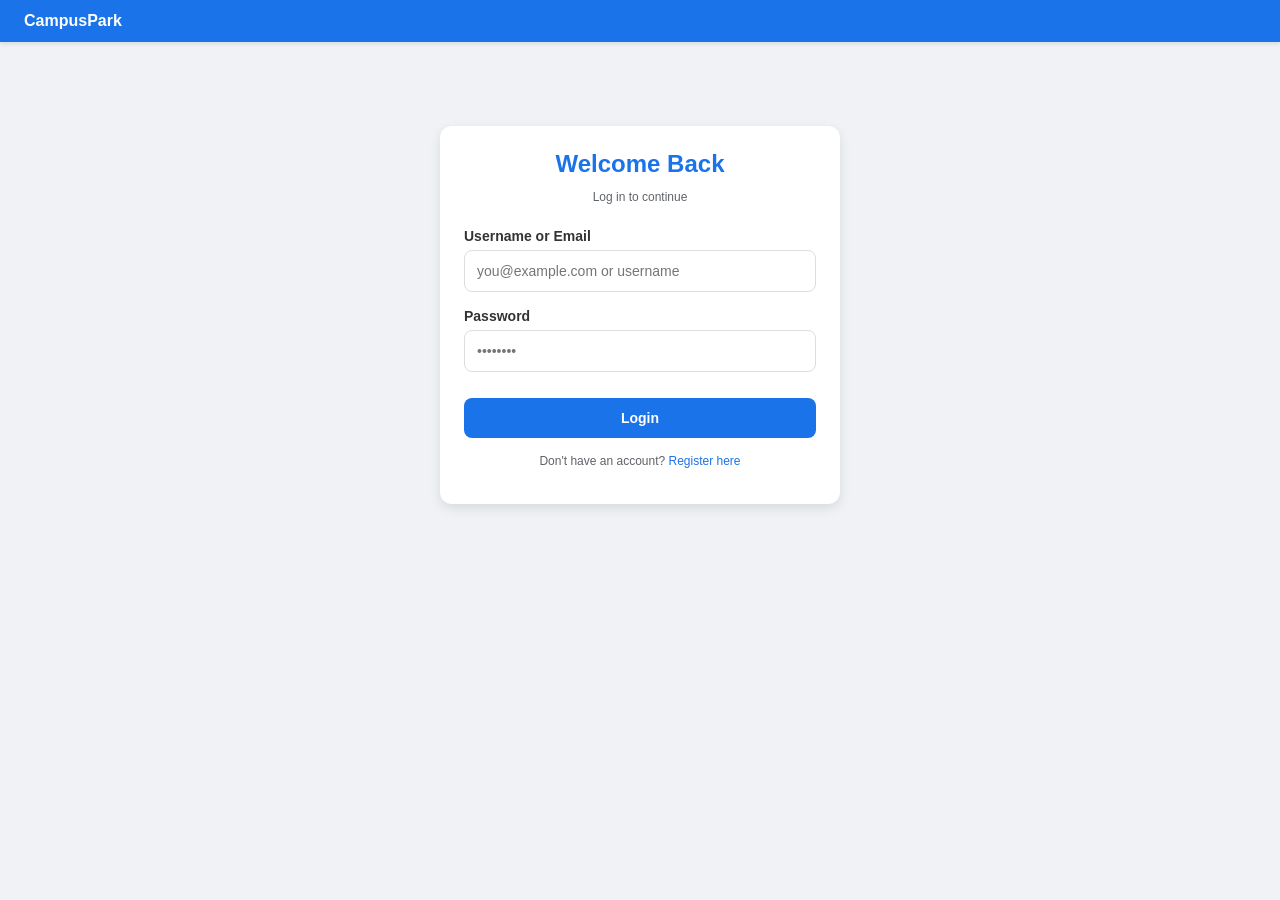
<file: campuspark/frontend/index.html>
<!doctype html>
<html lang="en">
<head>
  <meta charset="utf-8" />
  <meta name="viewport" content="width=device-width, initial-scale=1.0" />
  <title>CampusPark - Dashboard</title>
  <link rel="stylesheet" href="./css/main.css" />
</head>
<body>
<header>
  <div style="display:flex; flex-direction:column;">
    <b>CampusPark</b>
    <div id="topUser" class="small" style="color: rgba(255,255,255,0.8); font-weight:normal;"></div>
  </div>
  <nav id="adminNav">
    <!-- Admin button injected via JS -->
  </nav>
</header>

<main>
  <div id="loading" class="text-center mt-4">
    <p>Loading session...</p>
  </div>

  <div class="card hidden" id="appCard">
    <div class="row" style="align-items:center;justify-content:space-between; margin-bottom: 20px;">
      <div>
        <h2 style="margin:0;">Select a Parking Lot</h2>
        <div class="small">Choose a lot to view the map and available spots.</div>
        <div class="small mt-4" id="vehicleSummary" style="background: #e8f0fe; padding: 10px; border-radius: 8px; font-weight: 500;"></div>
      </div>
      <div class="row" style="flex: 0;">
        <button id="profileBtn" class="secondary">Profile</button>
        <button id="logoutBtn" style="background: #ea4335;">Logout</button>
      </div>
    </div>

    <hr style="margin: 20px 0; border: 0; border-top: 1px solid #eee;" />

    <div class="form-group">
      <label for="lotSelect">Available Parking:</label>
      <div class="row">
        <select id="lotSelect" style="flex: 3;"></select>
        <button id="openLotBtn" style="flex: 1;">Open Map</button>
      </div>
    </div>

    <div id="indexMsg" class="error-msg hidden" style="margin-top: 20px;"></div>
  </div>
</main>

<script type="module">
  import { me, logout } from "./js/auth.js?v=6";
  import { apiGet } from "./js/api.js?v=6";

  const appCard = document.getElementById("appCard");
  const loading = document.getElementById("loading");
  const indexMsg = document.getElementById("indexMsg");
  const topUser = document.getElementById("topUser");
  const vehicleSummary = document.getElementById("vehicleSummary");

  function renderVehicleSummary(user) {
    if (!user.vehicle_plate || !user.vehicle_make || !user.vehicle_type) {
      vehicleSummary.textContent = "Vehicle: Not assigned.";
      return;
    }
    const typeMap = {
      'ELECTRIC': 'Electric',
      'HYBRID': 'Hybrid',
      'DIESEL_GAS': 'Diesel/Gas'
    };
    vehicleSummary.textContent = `Your Vehicle: ${user.vehicle_plate} • ${user.vehicle_make} • ${typeMap[user.vehicle_type] || user.vehicle_type}`;
  }

  async function loadLots() {
    try {
      const data = await apiGet("/lots/list.php");
      const sel = document.getElementById("lotSelect");
      sel.innerHTML = "";
      data.lots.forEach(l => {
        const opt = document.createElement("option");
        opt.value = l.id;
        opt.textContent = `${l.name} (${l.code})`;
        sel.appendChild(opt);
      });
    } catch (e) {
      console.error("Error loading lots:", e);
    }
  }

  async function boot() {
    try {
      const u = await me();
      
      // Inject Admin Panel button ONLY if user is ADMIN
      if (u.user && u.user.role === 'ADMIN') {
        const nav = document.getElementById("adminNav");
        if (nav) {
          nav.innerHTML = `<button type="button" onclick="window.location.href='admin.html'" class="nav-btn" style="background: #fbbc04 !important; color: #333 !important;">Admin Panel</button>`;
        }
      }

      // Inject Enforcer Panel button ONLY if user is ENFORCER
      if (u.user && u.user.role === 'ENFORCER') {
        const nav = document.getElementById("adminNav");
        if (nav) {
          nav.innerHTML = `<button type="button" onclick="window.location.href='enforcer.html'" class="nav-btn" style="background: #e65c00 !important; color: white !important;">Enforcer Panel</button>`;
        }
      }

      if (topUser) {
        topUser.textContent = `Hello, ${u.user.username} (${u.user.tokens} tokens)`;
      }

      loading.classList.add("hidden");
      appCard.classList.remove("hidden");
      await loadLots();
      renderVehicleSummary(u.user);
    } catch (e) {
      console.error("Boot error:", e);
      window.location.href = "login.html";
    }
  }

  document.getElementById("logoutBtn").onclick = async () => {
    await logout();
    window.location.href = "login.html";
  };

  document.getElementById("openLotBtn").onclick = async () => {
    indexMsg.classList.add("hidden");
    try {
      const lotId = document.getElementById("lotSelect").value;
      if (!lotId) return;
      location.href = `lot.html?lot_id=${encodeURIComponent(lotId)}`;
    } catch (e) {
      indexMsg.textContent = e.message;
      indexMsg.classList.remove("hidden");
    }
  };

  document.getElementById("profileBtn").onclick = () => {
    location.href = "profile.html";
  };

  // Proactive ban check every 5 seconds
  setInterval(async () => {
    try {
      // Use a raw fetch with a timestamp to bypass ALL caching
      const res = await fetch(`/campuspark/backend/api/auth/me.php?cb=${Date.now()}`, { credentials: "include" });
      if (res.status === 403) {
        // Trigger the signal directly
        const data = await res.json().catch(() => ({}));
        // We import api.js globally to access this, or we just use me() since it's imported
        await me(); 
      }
    } catch (e) {}
  }, 5000);

  boot();
</script>
</body>
</html>
</file>
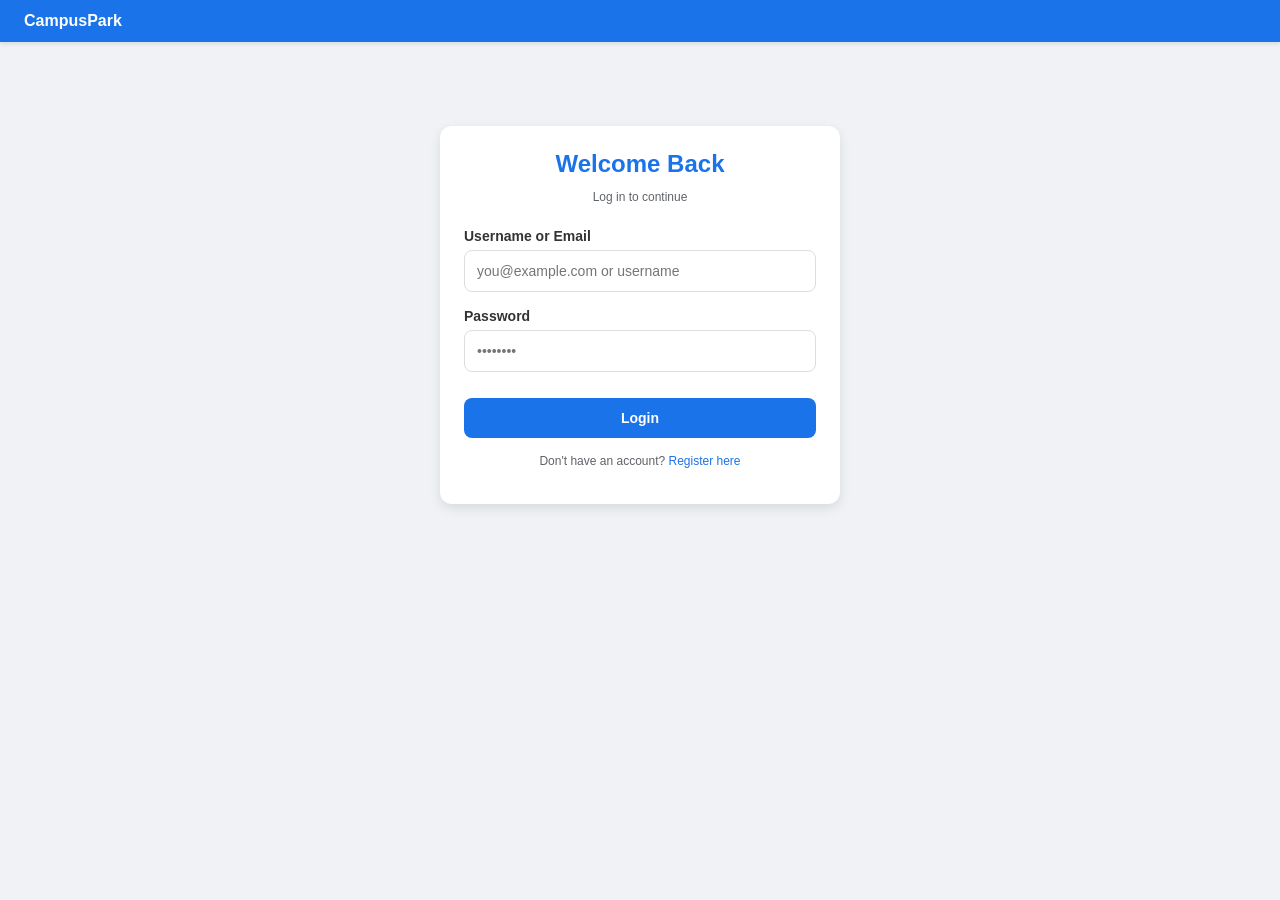
<file: campuspark/frontend/admin.html>
<!DOCTYPE html>
<html lang="en">
<head>
    <meta charset="UTF-8">
    <meta name="viewport" content="width=device-width, initial-scale=1.0">
    <title>Admin Dashboard - CampusPark</title>
    <link rel="stylesheet" href="css/main.css">
    <style>
        .dashboard-grid {
            display: grid;
            grid-template-columns: 1fr 2fr;
            gap: 2rem;
            margin: 2rem auto;
            max-width: 1200px;
        }
        .card {
            background: white;
            padding: 1.5rem;
            border-radius: 12px;
            box-shadow: 0 4px 6px rgba(0,0,0,0.1);
        }
        table {
            width: 100%;
            border-collapse: collapse;
            margin-top: 1rem;
        }
        th, td {
            text-align: left;
            padding: 12px;
            border-bottom: 1px solid #eee;
        }
        th {
            background: #f8f9fa;
            color: #2c3e50;
        }
        .stat-banner {
            background: #2c3e50;
            color: white;
            padding: 2rem;
            text-align: center;
            border-radius: 12px;
            margin-bottom: 2rem;
        }
        .tag {
            padding: 4px 8px;
            border-radius: 4px;
            font-size: 0.75rem;
            font-weight: bold;
        }
        .tag-penalty { background: #fee2e2; color: #b91c1c; }
        tr[data-report-id] { cursor: pointer; }
        tr[data-report-id]:hover td { background: #f0f4ff; }
        .modal-backdrop {
            display: none;
            position: fixed;
            inset: 0;
            background: rgba(0,0,0,0.55);
            z-index: 1000;
            justify-content: center;
            align-items: center;
        }
        .modal-backdrop.open { display: flex; }
        .modal {
            background: white;
            border-radius: 16px;
            padding: 2rem;
            max-width: 560px;
            width: 90%;
            max-height: 90vh;
            overflow-y: auto;
            box-shadow: 0 20px 50px rgba(0,0,0,0.3);
            position: relative;
        }
        .modal-close {
            position: absolute;
            top: 1rem;
            right: 1rem;
            background: none;
            border: none;
            font-size: 1.4rem;
            cursor: pointer;
            color: #666;
        }
        .modal h3 { margin: 0 0 1.25rem 0; color: #2c3e50; }
        .detail-row {
            display: flex;
            gap: 0.5rem;
            margin-bottom: 0.6rem;
            font-size: 0.95rem;
        }
        .detail-label { font-weight: bold; color: #555; min-width: 130px; }
        .modal-img {
            margin-top: 1rem;
            width: 100%;
            border-radius: 10px;
            border: 1px solid #eee;
        }
        .monthly-grid {
            display: grid;
            grid-template-columns: repeat(auto-fill, minmax(100px, 1fr));
            gap: 0.75rem;
            margin-top: 1rem;
        }
        .month-tile {
            background: #f0f4ff;
            border-radius: 8px;
            padding: 0.75rem;
            text-align: center;
        }
        .month-tile .month-count {
            font-size: 1.5rem;
            font-weight: bold;
            color: #2c3e50;
        }
        .month-tile .month-label {
            font-size: 0.75rem;
            color: #666;
            margin-top: 0.25rem;
        }
    </style>
</head>
<body>
    <header>
        <nav>
            <button type="button" onclick="window.location.href='index.html'" class="nav-btn">View Parking Map</button>
            <button type="button" onclick="window.location.href='admin_users.html'" class="nav-btn">User Management</button>
            <button id="logoutBtn" style="background: rgba(234, 67, 53, 0.9);">Logout</button>
        </nav>
    </header>

    <!-- Report detail modal -->
    <div class="modal-backdrop" id="reportModal">
        <div class="modal">
            <button class="modal-close" id="modalClose" title="Close">&times;</button>
            <h3>Report Detail</h3>
            <div id="modalBody"></div>
        </div>
    </div>

    <main>
        <div class="stat-banner">
            <h1>System Health & Report Oversight</h1>
            <p>Total Issues Reported: <span id="totalReports">--</span></p>
            <div style="display:flex; justify-content:center; gap:3rem; margin-top:1rem; flex-wrap:wrap;">
                <div style="display:flex; flex-direction:column; align-items:center;">
                    <span id="statStudents" style="font-size:2rem; font-weight:bold;">--</span>
                    <span style="font-size:0.85rem; opacity:0.85;">Students</span>
                </div>
                <div style="display:flex; flex-direction:column; align-items:center;">
                    <span id="statEnforcers" style="font-size:2rem; font-weight:bold;">--</span>
                    <span style="font-size:0.85rem; opacity:0.85;">Enforcers</span>
                </div>
                <div style="display:flex; flex-direction:column; align-items:center;">
                    <span id="statActiveNow" style="font-size:2rem; font-weight:bold;">--</span>
                    <span style="font-size:0.85rem; opacity:0.85;">Active Now</span>
                </div>
                <div style="display:flex; flex-direction:column; align-items:center;">
                    <span id="statBanned" style="font-size:2rem; font-weight:bold;">--</span>
                    <span style="font-size:0.85rem; opacity:0.85;">Currently Banned</span>
                </div>
            </div>
        </div>

        <div class="dashboard-grid">
            <div class="card">
                <h2>Top Offenders</h2>
                <table id="offendersTable">
                    <thead><tr><th>User</th><th>Reports</th></tr></thead>
                    <tbody><!-- Dynamic --></tbody>
                </table>
            </div>

            <div class="card">
                <h2>Recent Student Reports</h2>
                <table id="reportsTable">
                    <thead>
                        <tr>
                            <th>Type</th>
                            <th>Reporter</th>
                            <th>Target</th>
                            <th>Note</th>
                            <th>Image</th>
                            <th>Time</th>
                        </tr>
                    </thead>
                    <tbody><!-- Dynamic --></tbody>
                </table>
            </div>
        </div>

        <div style="max-width:1200px; margin: 0 auto 2rem auto;" class="card">
            <h2>Monthly Reports (last 12 months)</h2>
            <div id="monthlySection">Loading...</div>
        </div>
    </main>

    <script type="module">
        import { apiGet, API_BASE } from './js/api.js';

        async function loadAdminData() {
            try {
                const data = await apiGet('/admin/reports_summary.php');
                const summary = data.summary;

                document.getElementById('totalReports').textContent = summary.total_reports;

                const us = summary.user_stats || {};
                document.getElementById('statStudents').textContent  = us.total_students   ?? '--';
                document.getElementById('statEnforcers').textContent = us.total_enforcers  ?? '--';
                document.getElementById('statActiveNow').textContent = us.active_now       ?? '--';
                document.getElementById('statBanned').textContent    = us.currently_banned ?? '--';

                const offendersTable = document.querySelector('#offendersTable tbody');
                offendersTable.innerHTML = summary.top_offenders.map(o => `
                    <tr><td>${o.username}</td><td><strong>${o.report_count}</strong></td></tr>
                `).join('');

                const reportsTable = document.querySelector('#reportsTable tbody');
                reportsTable.innerHTML = summary.recent_reports.map(r => `
                    <tr data-report-id="${r.id}" title="Click to see full details">
                        <td><span class="tag tag-penalty">${r.type.replace(/_/g, ' ')}</span></td>
                        <td>${r.reporter_name || '-'}</td>
                        <td>${r.reported_name || 'System / N/A'}</td>
                        <td title="${r.note || ''}">${r.note ? r.note.substring(0, 20) + '...' : '-'}</td>
                        <td>${r.image_url ? '📷' : '-'}</td>
                        <td>${new Date(r.created_at).toLocaleString()}</td>
                    </tr>
                `).join('');

                document.querySelectorAll('tr[data-report-id]').forEach(row => {
                    row.addEventListener('click', () => openReportDetail(Number(row.dataset.reportId)));
                });

                const monthly = summary.monthly_breakdown || [];
                const monthlySection = document.getElementById('monthlySection');
                if (monthlySection) {
                    monthlySection.innerHTML = monthly.length === 0
                        ? '<p style="color:#666;">No data yet.</p>'
                        : `<div class="monthly-grid">${monthly.map(m => `
                            <div class="month-tile">
                                <div class="month-count">${m.total}</div>
                                <div class="month-label">${m.month}</div>
                            </div>`).join('')}</div>`;
                }

            } catch (err) {
                console.error(err);
                alert("Access Denied: You must be an administrator to view this page.");
                window.location.href = 'index.html';
            }
        }

        async function openReportDetail(id) {
            const modal   = document.getElementById('reportModal');
            const body    = document.getElementById('modalBody');
            body.innerHTML = '<p style="color:#666;">Loading...</p>';
            modal.classList.add('open');

            try {
                const data = await apiGet(`/admin/report_detail.php?id=${id}`);
                const r    = data.report;

                const row = (label, value) =>
                    `<div class="detail-row"><span class="detail-label">${label}</span><span>${value}</span></div>`;

                body.innerHTML = `
                    ${row('Report ID', '#' + r.id)}
                    ${row('Type', `<span class="tag tag-penalty">${r.type.replace(/_/g, ' ')}</span>`)}
                    ${row('Lot / Spot', `${r.lot_name} — Spot #${r.spot_number} (${r.spot_type})`)}
                    ${row('Filed by', `${r.reporter_name} <em style="color:#888;">(${r.reporter_role})</em>`)}
                    ${r.enforcer_name ? row('Evidence by', `${r.enforcer_name} <em style="color:#888;">(Enforcer)</em>`) : ''}
                    ${row('Reported User', r.reported_name
                        ? `${r.reported_name} &nbsp;|&nbsp; ${r.reported_tokens} tokens &nbsp;|&nbsp; Rating ${r.reported_rating}${r.reported_is_banned ? ' &nbsp;<span style="color:#b91c1c;font-weight:bold;">BANNED</span>' : ''}`
                        : '<em style="color:#888;">None</em>')}
                    ${row('Note', r.note || '<em style="color:#888;">—</em>')}
                    ${row('Filed at', new Date(r.created_at).toLocaleString())}
                    ${r.image_url
                        ? `<p style="font-weight:bold;margin:1rem 0 0.25rem 0;">Evidence photo</p>
                           <img src="${r.image_url}" alt="Report image" class="modal-img">`
                        : row('Image', '<em style="color:#888;">No image attached</em>')}
                `;
            } catch (err) {
                body.innerHTML = `<p style="color:#b91c1c;">Failed to load: ${err.message}</p>`;
            }
        }

        const modal = document.getElementById('reportModal');
        document.getElementById('modalClose').onclick = () => modal.classList.remove('open');
        modal.addEventListener('click', e => { if (e.target === modal) modal.classList.remove('open'); });

        document.getElementById('logoutBtn').onclick = async () => {
            await fetch(`${API_BASE}/auth/logout.php`, { credentials: "include" });
            window.location.href = 'login.html';
        };

        loadAdminData();
    </script>
</body>
</html>
</file>
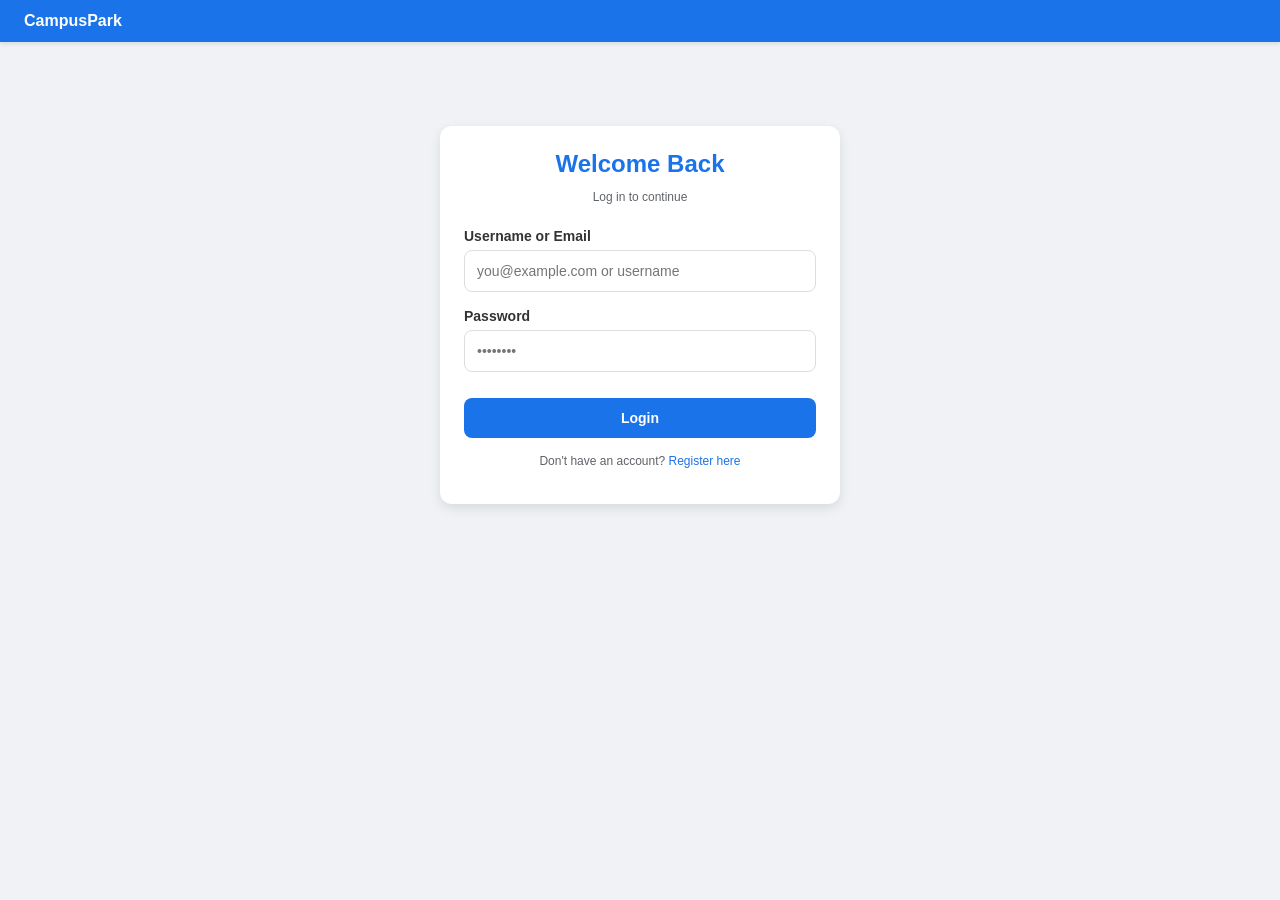
<file: campuspark/frontend/admin_users.html>
<!DOCTYPE html>
<html lang="en">
<head>
    <meta charset="UTF-8">
    <meta name="viewport" content="width=device-width, initial-scale=1.0">
    <title>User Management - CampusPark</title>
    <link rel="stylesheet" href="css/main.css">
    <style>
        .toolbar {
            display: flex;
            gap: 10px;
            flex-wrap: wrap;
            align-items: center;
            margin-bottom: 1.25rem;
        }
        .toolbar input  { flex: 1; min-width: 180px; }
        .toolbar select { width: 140px; flex: 0; }

        table { width: 100%; border-collapse: collapse; margin-top: 0; }
        th, td { text-align: left; padding: 11px 14px; border-bottom: 1px solid #eee; }
        th { background: #f8f9fa; color: #2c3e50; font-size: 0.85rem; text-transform: uppercase; letter-spacing: 0.04em; }
        tr:hover td { background: #fafafa; }

        .role-badge {
            display: inline-block;
            padding: 3px 9px;
            border-radius: 6px;
            font-size: 0.75rem;
            font-weight: bold;
        }
        .role-STUDENT  { background: #e8f0fe; color: #1a56db; }
        .role-ENFORCER { background: #fff3e0; color: #e65c00; }
        .role-ADMIN    { background: #fef3c7; color: #92400e; }

        .ban-badge {
            display: inline-block;
            padding: 3px 9px;
            border-radius: 6px;
            font-size: 0.75rem;
            font-weight: bold;
            background: #fee2e2;
            color: #b91c1c;
        }
        .active-badge {
            display: inline-block;
            padding: 3px 9px;
            border-radius: 6px;
            font-size: 0.75rem;
            font-weight: bold;
            background: #d1fae5;
            color: #065f46;
        }

        .btn-sm {
            padding: 4px 10px;
            border: none;
            border-radius: 6px;
            cursor: pointer;
            font-size: 0.78rem;
            font-weight: bold;
            margin-right: 4px;
        }
        .btn-ban   { background: #f59e0b; color: white; }
        .btn-unban { background: #10b981; color: white; }

        .stat-banner {
            background: #2c3e50;
            color: white;
            padding: 1.25rem 2rem;
            border-radius: 12px;
            margin-bottom: 1.5rem;
            display: flex;
            align-items: center;
            justify-content: space-between;
            flex-wrap: wrap;
            gap: 1rem;
        }
        .stat-banner h1 { margin: 0; font-size: 1.3rem; }

        #emptyMsg { text-align: center; color: #9ca3af; padding: 2rem; display: none; }
    </style>
</head>
<body>
    <header>
        <nav>
            <button type="button" onclick="window.location.href='admin.html'" class="nav-btn">Admin Dashboard</button>
            <button id="logoutBtn" style="background:rgba(234,67,53,0.9);">Logout</button>
        </nav>
    </header>

    <main>
        <div class="stat-banner">
            <h1>User Management</h1>
            <span id="userCount" style="font-size:0.9rem; opacity:0.8;">-- users</span>
        </div>

        <div class="card">
            <div class="toolbar">
                <input id="searchInput" placeholder="Search by username or email…" />
                <select id="roleFilter">
                    <option value="">All roles</option>
                    <option value="STUDENT">Students</option>
                    <option value="ENFORCER">Enforcers</option>
                    <option value="ADMIN">Admins</option>
                </select>
                <button onclick="loadUsers()" style="flex:0; white-space:nowrap;">Refresh</button>
            </div>

            <table id="usersTable">
                <thead>
                    <tr>
                        <th>Username</th>
                        <th>Email</th>
                        <th>Role</th>
                        <th>Tokens</th>
                        <th>Rating</th>
                        <th>Status</th>
                        <th>Joined</th>
                        <th>Actions</th>
                    </tr>
                </thead>
                <tbody id="usersBody">
                    <tr><td colspan="8" style="text-align:center; color:#9ca3af; padding:2rem;">Loading…</td></tr>
                </tbody>
            </table>
            <div id="emptyMsg">No users match your filters.</div>
        </div>
    </main>

    <script type="module">
        import { apiGet, apiPost, API_BASE } from './js/api.js';

        const searchInput = document.getElementById('searchInput');
        const roleFilter  = document.getElementById('roleFilter');
        let debounceTimer = null;

        async function loadUsers() {
            const role   = roleFilter.value;
            const search = searchInput.value.trim();
            let   qs     = [];
            if (role)   qs.push(`role=${encodeURIComponent(role)}`);
            if (search) qs.push(`search=${encodeURIComponent(search)}`);

            try {
                const data  = await apiGet('/admin/users.php' + (qs.length ? '?' + qs.join('&') : ''));
                const users = data.users;

                document.getElementById('userCount').textContent = `${users.length} user${users.length !== 1 ? 's' : ''}`;

                const tbody   = document.getElementById('usersBody');
                const emptyMsg = document.getElementById('emptyMsg');

                if (users.length === 0) {
                    tbody.innerHTML = '';
                    emptyMsg.style.display = 'block';
                    return;
                }
                emptyMsg.style.display = 'none';

                tbody.innerHTML = users.map(u => {
                    const isBanned = u.is_banned && u.ban_expires_at && new Date(u.ban_expires_at) > new Date();
                    const banLabel = isBanned
                        ? `<span class="ban-badge">Banned until ${new Date(u.ban_expires_at).toLocaleString()}</span>`
                        : `<span class="active-badge">Active</span>`;

                    const actions = [];
                    if (isBanned) {
                        actions.push(`<button class="btn-sm btn-unban" onclick="unbanUser(${u.id})">Unban</button>`);
                    } else {
                        actions.push(`<button class="btn-sm btn-ban" onclick="banUser(${u.id})">Ban</button>`);
                    }

                    return `
                        <tr>
                            <td><strong>${u.username}</strong></td>
                            <td style="color:#5f6368; font-size:0.875rem;">${u.email}</td>
                            <td><span class="role-badge role-${u.role}">${u.role}</span></td>
                            <td>${u.tokens}</td>
                            <td>${parseFloat(u.rating).toFixed(2)}</td>
                            <td>${banLabel}</td>
                            <td style="font-size:0.8rem; color:#9ca3af;">${new Date(u.created_at).toLocaleDateString()}</td>
                            <td>${actions.join('')}</td>
                        </tr>
                    `;
                }).join('');
            } catch (err) {
                console.error(err);
                alert('Access denied. Redirecting…');
                window.location.href = 'index.html';
            }
        }

        window.loadUsers = loadUsers;

        window.banUser = async function(userId) {
            const hours = prompt('Ban duration in hours (default 24, min 1):', '24');
            if (hours === null) return;
            const duration = Math.max(1, parseInt(hours) || 24);
            try {
                await apiPost('/admin/ban_user.php', { user_id: userId, duration_hours: duration });
                await loadUsers();
            } catch (err) {
                alert('Error: ' + err.message);
            }
        };

        window.unbanUser = async function(userId) {
            if (!confirm('Remove this ban?')) return;
            try {
                await apiPost('/admin/unban_user.php', { user_id: userId });
                await loadUsers();
            } catch (err) {
                alert('Error: ' + err.message);
            }
        };

        // Live search with debounce
        searchInput.addEventListener('input', () => {
            clearTimeout(debounceTimer);
            debounceTimer = setTimeout(loadUsers, 300);
        });
        roleFilter.addEventListener('change', loadUsers);

        document.getElementById('logoutBtn').onclick = async () => {
            await fetch(`${API_BASE}/auth/logout.php`, { credentials: 'include' });
            window.location.href = 'login.html';
        };

        loadUsers();
    </script>
</body>
</html>
</file>
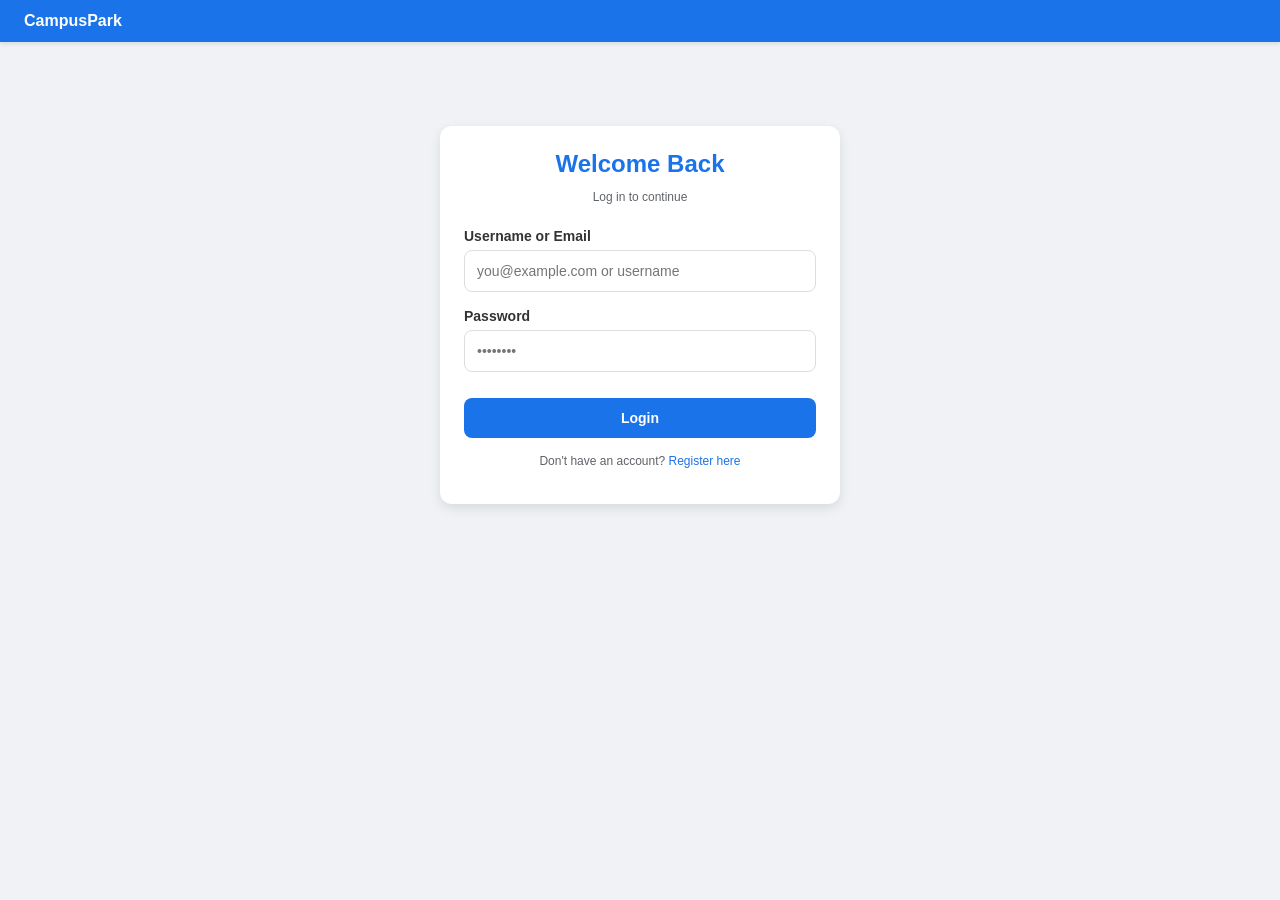
<file: campuspark/frontend/enforcer.html>
<!DOCTYPE html>
<html lang="en">
<head>
    <meta charset="UTF-8">
    <meta name="viewport" content="width=device-width, initial-scale=1.0">
    <title>Enforcer Dashboard - CampusPark</title>
    <link rel="stylesheet" href="css/main.css">
    <style>
        .stat-banner {
            background: #e65c00;
            color: white;
            padding: 2rem;
            text-align: center;
            border-radius: 12px;
            margin-bottom: 2rem;
        }
        .stat-banner .counts {
            display: flex;
            justify-content: center;
            gap: 3rem;
            margin-top: 1rem;
        }
        .stat-banner .count-item {
            display: flex;
            flex-direction: column;
            align-items: center;
        }
        .stat-banner .count-item span:first-child {
            font-size: 2rem;
            font-weight: bold;
        }
        .stat-banner .count-item span:last-child {
            font-size: 0.85rem;
            opacity: 0.85;
        }
        .card {
            background: white;
            padding: 1.5rem;
            border-radius: 12px;
            box-shadow: 0 4px 6px rgba(0,0,0,0.1);
            margin: 0 auto 2rem auto;
            max-width: 1200px;
        }
        .card-header {
            display: flex;
            justify-content: space-between;
            align-items: center;
            margin-bottom: 1rem;
        }
        table {
            width: 100%;
            border-collapse: collapse;
        }
        th, td {
            text-align: left;
            padding: 10px 12px;
            border-bottom: 1px solid #eee;
        }
        th {
            background: #f8f9fa;
            color: #2c3e50;
        }
        .lot-group th {
            background: #e65c00;
            color: white;
            font-size: 0.9rem;
        }
        .tag {
            padding: 3px 8px;
            border-radius: 4px;
            font-size: 0.75rem;
            font-weight: bold;
        }
        .tag-occupied  { background: #fee2e2; color: #b91c1c; }
        .tag-reserved  { background: #fef3c7; color: #92400e; }
        .tag-ev        { background: #d1fae5; color: #065f46; }
        .btn-sm {
            padding: 4px 10px;
            border: none;
            border-radius: 6px;
            cursor: pointer;
            font-size: 0.8rem;
            font-weight: bold;
            margin-right: 4px;
        }
        .btn-release { background: #ef4444; color: white; }
        .btn-report  { background: #3b82f6; color: white; }
        #refreshBtn  { background: #e65c00; color: white; }
    </style>
</head>
<body>
    <header>
        <nav>
            <button type="button" onclick="window.location.href='index.html'" class="nav-btn">Back to Dashboard</button>
            <button id="logoutBtn" style="background: rgba(234,67,53,0.9);">Logout</button>
        </nav>
    </header>

    <main style="padding: 1.5rem; max-width: 1200px; margin: 0 auto;">
        <div class="stat-banner">
            <h1>Enforcer Dashboard</h1>
            <div class="counts">
                <div class="count-item">
                    <span id="countOccupied">--</span>
                    <span>Occupied</span>
                </div>
                <div class="count-item">
                    <span id="countReserved">--</span>
                    <span>Reserved</span>
                </div>
                <div class="count-item">
                    <span id="countAvailable">--</span>
                    <span>Available</span>
                </div>
            </div>
        </div>

        <div class="card">
            <div class="card-header">
                <h2 style="margin:0;">Active Spots</h2>
                <button id="refreshBtn" class="btn-sm" onclick="loadData()">Refresh</button>
            </div>
            <div id="spotsContainer">Loading...</div>
        </div>
    </main>

    <script type="module">
        import { apiGet, apiPost, API_BASE } from './js/api.js';
        import { me, logout } from './js/auth.js?v=6';

        async function boot() {
            try {
                const u = await me();
                if (!u.user || !['ENFORCER', 'ADMIN'].includes(u.user.role)) {
                    alert('Access denied.');
                    window.location.href = 'index.html';
                }
            } catch {
                window.location.href = 'login.html';
            }
            await loadData();
        }

        window.loadData = async function() {
            try {
                const lotsData = await apiGet('/lots/list.php');
                const lots = lotsData.lots;

                let occupied = 0, reserved = 0, available = 0;
                const lotSpots = [];

                for (const lot of lots) {
                    const data = await apiGet(`/lots/get_spots.php?lot_id=${lot.id}`);
                    const active = data.spots.filter(s => s.status !== 'AVAILABLE');
                    data.spots.forEach(s => {
                        if (s.status === 'OCCUPIED')  occupied++;
                        else if (s.status === 'RESERVED') reserved++;
                        else available++;
                    });
                    if (active.length > 0) lotSpots.push({ lot, spots: active });
                }

                document.getElementById('countOccupied').textContent  = occupied;
                document.getElementById('countReserved').textContent   = reserved;
                document.getElementById('countAvailable').textContent  = available;

                const container = document.getElementById('spotsContainer');
                if (lotSpots.length === 0) {
                    container.innerHTML = '<p style="color:#666;">No active spots at the moment.</p>';
                    return;
                }

                container.innerHTML = lotSpots.map(({ lot, spots }) => `
                    <table style="margin-bottom:1.5rem;">
                        <thead>
                            <tr class="lot-group">
                                <th colspan="7">${lot.name} (${lot.code})</th>
                            </tr>
                            <tr>
                                <th>Spot</th>
                                <th>Type</th>
                                <th>Status</th>
                                <th>User</th>
                                <th>Plate</th>
                                <th>Since / Until</th>
                                <th>Actions</th>
                            </tr>
                        </thead>
                        <tbody>
                            ${spots.map(s => {
                                const username = s.occupied_by || s.reserved_by || '-';
                                const userId   = s.occupied_by_user_id || s.reserved_by_user_id || null;
                                const time     = s.status === 'OCCUPIED'
                                    ? (s.occupied_since ? new Date(s.occupied_since).toLocaleString() : '-')
                                    : (s.reserved_until ? new Date(s.reserved_until).toLocaleString() : '-');
                                return `
                                <tr>
                                    <td>#${s.spot_number}</td>
                                    <td><span class="tag ${s.spot_type === 'EV_ONLY' ? 'tag-ev' : ''}">${s.spot_type === 'EV_ONLY' ? 'EV' : 'Standard'}</span></td>
                                    <td><span class="tag ${s.status === 'OCCUPIED' ? 'tag-occupied' : 'tag-reserved'}">${s.status}</span></td>
                                    <td>${username}</td>
                                    <td>${s.vehicle_plate || '-'}</td>
                                    <td>${time}</td>
                                    <td>
                                        <button class="btn-sm btn-release" onclick="forceRelease(${s.id})">Force Release</button>
                                        <button class="btn-sm btn-report" onclick="window.location.href='report.html?spot_id=${s.id}&lot_id=${lot.id}'">Report</button>
                                    </td>
                                </tr>`;
                            }).join('')}
                        </tbody>
                    </table>
                `).join('');
            } catch (err) {
                console.error(err);
            }
        };

        window.forceRelease = async function(spotId) {
            if (!confirm('Force-release this spot? The occupant will be displaced.')) return;
            try {
                await apiPost('/admin/force_release.php', { spot_id: spotId });
                await loadData();
            } catch (err) {
                alert('Error: ' + err.message);
            }
        };

        document.getElementById('logoutBtn').onclick = async () => {
            await logout();
            window.location.href = 'login.html';
        };

        // Proactive ban-check poll every 5 seconds
        setInterval(async () => {
            try {
                const res = await fetch(`/campuspark/backend/api/auth/me.php?cb=${Date.now()}`, { credentials: 'include' });
                if (res.status === 403) await me();
            } catch {}
        }, 5000);

        boot();
    </script>
</body>
</html>
</file>
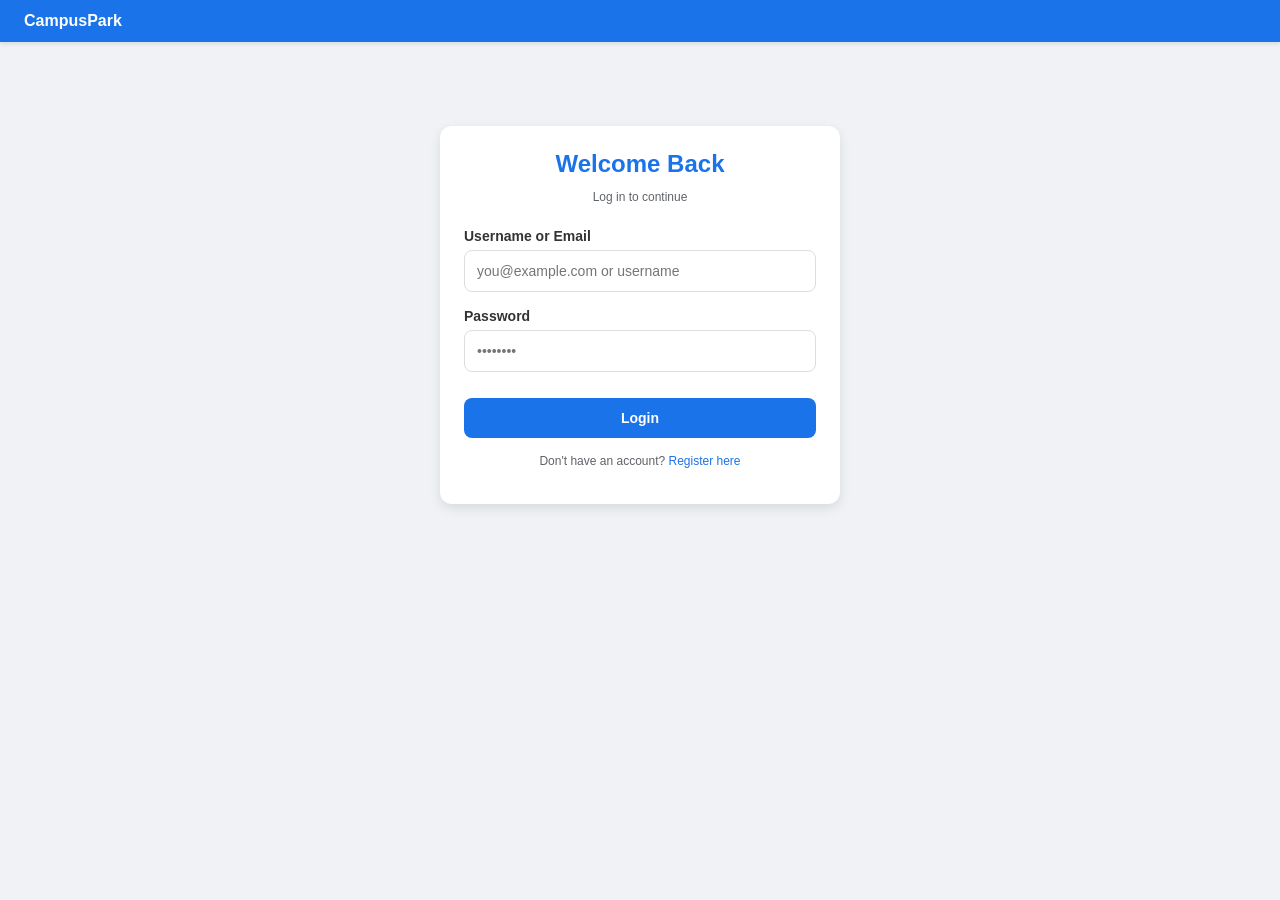
<file: campuspark/frontend/login.html>
<!doctype html>
<html lang="en">
<head>
  <meta charset="utf-8" />
  <meta name="viewport" content="width=device-width, initial-scale=1.0" />
  <title>Login - CampusPark</title>
  <link rel="stylesheet" href="./css/main.css" />
</head>
<body>
<header>
  <div><b>CampusPark</b></div>
</header>

<main>
  <div class="auth-container">
    <div class="card">
      <div class="auth-header">
        <h2>Welcome Back</h2>
        <p class="small">Log in to continue</p>
      </div>

      <div id="authMsg" class="error-msg hidden"></div>
      <div id="banBox" class="hidden" style="background:#fef3c7; border:1px solid #f59e0b; border-radius:8px; padding:1rem; margin-bottom:1rem; text-align:center;">
        <p style="margin:0 0 0.4rem 0; font-weight:bold; color:#92400e;">Account Banned</p>
        <p style="margin:0; color:#78350f; font-size:0.9rem;">Time remaining:</p>
        <p id="banCountdown" style="margin:0.25rem 0 0 0; font-size:2rem; font-weight:bold; color:#b45309; letter-spacing:0.05em;">--:--:--</p>
      </div>

      <div class="form-group">
        <label for="loginUser">Username or Email</label>
        <input id="loginUser" placeholder="you@example.com or username" />
      </div>

      <div class="form-group">
        <label for="loginPass">Password</label>
        <input id="loginPass" placeholder="••••••••" type="password" />
      </div>

      <button id="loginBtn" style="width: 100%; margin-top: 10px;">Login</button>

      <div class="text-center mt-4">
        <p class="small">Don't have an account? <a href="register.html">Register here</a></p>
      </div>
    </div>
  </div>
</main>

<script type="module">
  import { me } from "./js/auth.js";

  const API_BASE = "/campuspark/backend/api";
  const authMsg  = document.getElementById("authMsg");
  const loginBtn = document.getElementById("loginBtn");
  const banBox   = document.getElementById("banBox");
  const banClock = document.getElementById("banCountdown");

  let countdownTimer = null;

  function startCountdown(expiresAt) {
    banBox.classList.remove("hidden");
    authMsg.classList.add("hidden");
    loginBtn.disabled = true;

    function tick() {
      const secsLeft = Math.max(0, Math.floor((new Date(expiresAt) - Date.now()) / 1000));
      const h = Math.floor(secsLeft / 3600);
      const m = Math.floor((secsLeft % 3600) / 60);
      const s = secsLeft % 60;
      banClock.textContent =
        String(h).padStart(2, '0') + ':' +
        String(m).padStart(2, '0') + ':' +
        String(s).padStart(2, '0');

      if (secsLeft === 0) {
        clearInterval(countdownTimer);
        banClock.textContent = '00:00:00';
        banBox.querySelector('p:last-of-type').textContent = 'Ban lifted — you may log in again.';
        loginBtn.disabled = false;
      }
    }

    tick();
    countdownTimer = setInterval(tick, 1000);
  }

  async function checkSession() {
    try {
      const data = await me();
      if (data.user.role === 'ADMIN') {
        window.location.href = "admin.html";
      } else {
        window.location.href = "index.html";
      }
    } catch (e) {
      // Not logged in, stay here
    }
  }

  loginBtn.onclick = async () => {
    const user = document.getElementById("loginUser").value.trim();
    const pass = document.getElementById("loginPass").value;

    if (!user || !pass) {
      authMsg.textContent = "Please fill in all fields.";
      authMsg.classList.remove("hidden");
      return;
    }

    authMsg.classList.add("hidden");
    banBox.classList.add("hidden");
    if (countdownTimer) { clearInterval(countdownTimer); countdownTimer = null; }
    loginBtn.disabled = true;
    loginBtn.textContent = "Loading...";

    try {
      const res  = await fetch(`${API_BASE}/auth/login.php`, {
        method: 'POST',
        credentials: 'include',
        headers: { 'Content-Type': 'application/json' },
        body: JSON.stringify({ username_or_email: user, password: pass }),
      });
      const data = await res.json();

      if (data.ok) {
        if (data.user.role === 'ADMIN') {
          window.location.href = "admin.html";
        } else {
          window.location.href = "index.html";
        }
        return;
      }

      // Banned with a known expiry — show live countdown
      if (res.status === 403 && data.ban_expires_at) {
        loginBtn.textContent = "Login";
        startCountdown(data.ban_expires_at);
        return;
      }

      // Any other error
      authMsg.textContent = data.error || "Login failed.";
      authMsg.classList.remove("hidden");
      loginBtn.disabled = false;
      loginBtn.textContent = "Login";
    } catch (e) {
      authMsg.textContent = "Network error. Please try again.";
      authMsg.classList.remove("hidden");
      loginBtn.disabled = false;
      loginBtn.textContent = "Login";
    }
  };

  document.addEventListener('keypress', (e) => {
    if (e.key === 'Enter') loginBtn.click();
  });

  checkSession();
</script>
</body>
</html>
</file>
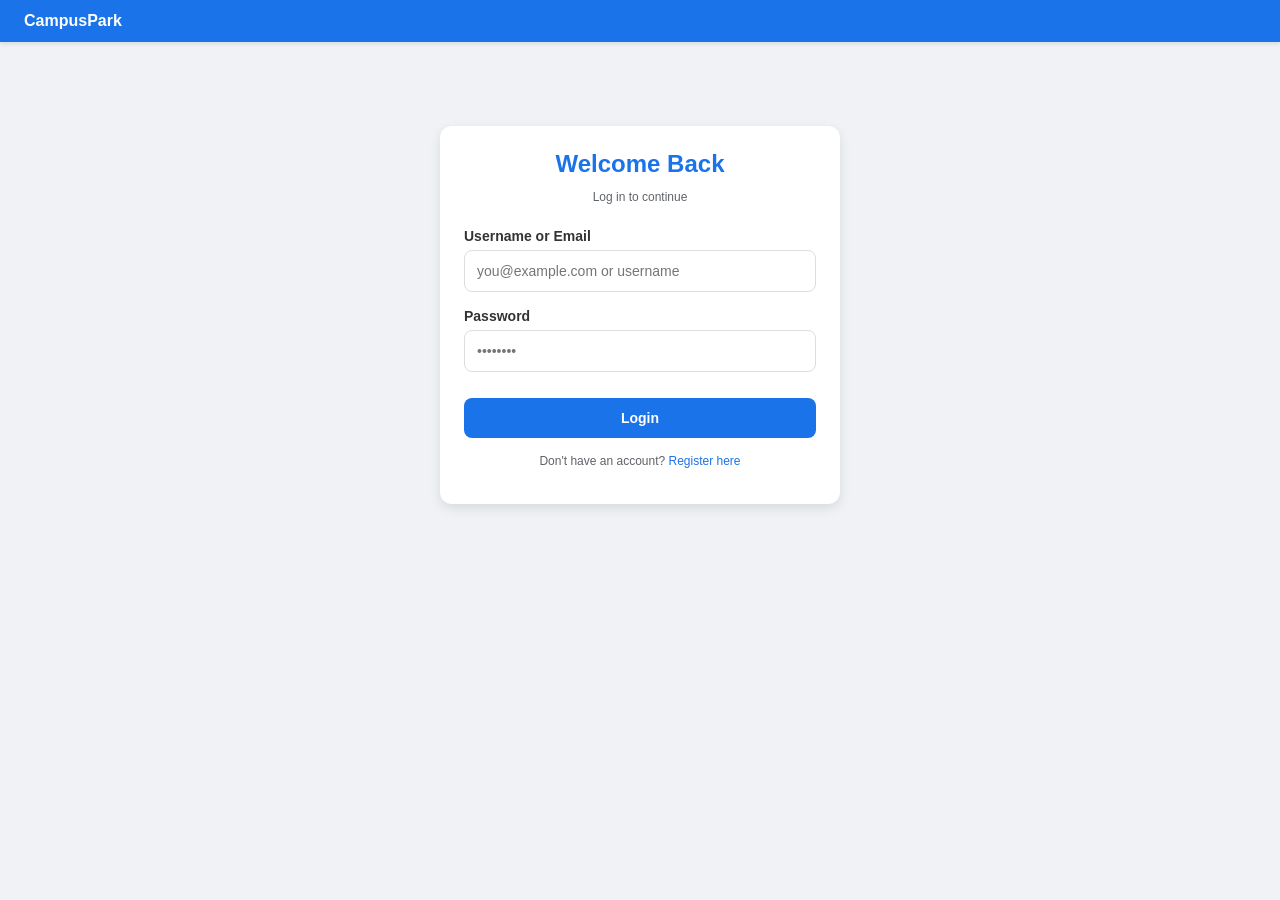
<file: campuspark/frontend/lot.html>
<!doctype html>
<html lang="en">
<head>
  <meta charset="utf-8" />
  <meta name="viewport" content="width=device-width, initial-scale=1.0" />
  <title>CampusPark - Parking Lot View</title>
  <link rel="stylesheet" href="./css/main.css" />
  <link rel="stylesheet" href="./css/map.css" />
</head>
<body>
<header>
  <div style="display:flex; flex-direction:column;">
    <b>CampusPark</b>
    <div id="topUser" class="small" style="color: rgba(255,255,255,0.8); font-weight:normal;"></div>
  </div>
  <nav>
    <button type="button" onclick="window.location.href='index.html'" class="nav-btn">Home</button>
    <button id="logoutBtnHeader" type="button" style="background: rgba(234, 67, 53, 0.9);">Logout</button>
  </nav>
</header>

<main>
  <div class="card">
    <div style="display: flex; justify-content: space-between; align-items: center; flex-wrap: wrap; gap: 16px;">
      <div>
        <h2 id="lotTitle" style="margin:0;">Parking Lot</h2>
        <p class="small" style="margin: 4px 0 0 0;">Click a spot to manage it.</p>
      </div>
      <div style="display: flex; gap: 8px; flex-wrap: wrap; justify-content: flex-end;">
        <span class="status-badge status-mine">My Spot</span>
        <span class="status-badge status-available">Available</span>
        <span class="status-badge status-occupied">Occupied</span>
        <span class="status-badge status-reserved">Reserved</span>
        <span class="status-badge status-ev">EV Only</span>
      </div>
    </div>
    <div id="msg" class="error-msg hidden" style="margin-top: 16px;"></div>
  </div>

  <div class="card" style="padding: 0; overflow: hidden; position: relative;">
    <div id="mapWrap" style="position: relative; width: 100%; min-height: 400px; background: #eee;">
      <img id="mapImg" src="" alt="Parking Map" style="width: 100%; display: block;" />
      <div id="spotsLayer"></div>
    </div>
  </div>

  <!-- Spot Action Modal -->
  <div id="spotModal" class="modal-overlay">
    <div class="modal-content">
      <div class="modal-header">
        <h3 id="modalTitle">Spot #--</h3>
        <span class="modal-close" id="closeModal">&times;</span>
      </div>
      <div class="modal-body">
        <div class="spot-details" id="modalDetails">
          <!-- Details will be injected here -->
        </div>
        <div id="modalMsg" class="error-msg hidden"></div>
      </div>
      <div class="modal-footer" id="modalActions">
        <!-- Actions will be injected here -->
      </div>
    </div>
  </div>
</main>

<script type="module">
  import { me, logout } from "./js/auth.js?v=6";
  import { apiGet, apiPost } from "./js/api.js?v=6";
  import { renderSpots } from "./js/map-render.js?v=6";

  const url = new URL(location.href);
  const lotId = Number(url.searchParams.get("lot_id") || "0");
  let lotCode = "";

  const lotTitle = document.getElementById("lotTitle");
  const mapImg = document.getElementById("mapImg");
  const spotsLayer = document.getElementById("spotsLayer");
  const topUser = document.getElementById("topUser");
  
  const spotModal = document.getElementById("spotModal");
  const modalTitle = document.getElementById("modalTitle");
  const modalDetails = document.getElementById("modalDetails");
  const modalActions = document.getElementById("modalActions");
  const modalMsg = document.getElementById("modalMsg");
  const closeModal = document.getElementById("closeModal");

  let selectedSpot = null;
  let currentUser = null;

  function setMainMsg(t, isError = true) {
    const msg = document.getElementById("msg");
    if (!t) {
      msg.classList.add("hidden");
      return;
    }
    msg.textContent = t;
    msg.classList.remove("hidden");
    if (!isError) {
      msg.style.background = "#e6f4ea";
      msg.style.color = "#1e8e3e";
      msg.style.borderColor = "#ceead6";
    } else {
      msg.style.background = "#fce8e6";
      msg.style.color = "#d93025";
      msg.style.borderColor = "#fad2cf";
    }
  }

  function setModalMsg(t) {
    if (!t) {
      modalMsg.classList.add("hidden");
      return;
    }
    modalMsg.textContent = t;
    modalMsg.classList.remove("hidden");
  }

  function formatCountdown(reservedUntil) {
    if (!reservedUntil) return "";
    const end = new Date(reservedUntil.replace(" ", "T"));
    const now = new Date();
    const diff = Math.floor((end - now) / 1000);
    if (diff <= 0) return "Expired";
    const mins = Math.floor(diff / 60);
    const secs = diff % 60;
    return `${mins}:${String(secs).padStart(2, "0")}`;
  }

  async function load() {
    try {
      currentUser = await me();
      topUser.textContent = `Hello, ${currentUser.user.username} (${currentUser.user.tokens} tokens)`;

      const lot = await apiGet(`/lots/get_lot.php?lot_id=${lotId}`);
      lotCode = lot.lot.code;
      lotTitle.textContent = `${lot.lot.name} (${lotCode})`;
      mapImg.src = `./assets/maps/${lot.lot.map_image}`;

      await refreshSpots();
    } catch (e) {
      console.error(e);
      window.location.href = "index.html";
    }
  }

  async function refreshSpots() {
    const data = await apiGet(`/lots/get_spots.php?lot_id=${lotId}`);
    renderSpots(spotsLayer, data.spots, (spot) => {
      openSpotModal(spot);
    }, currentUser.user.id);

    if (selectedSpot) {
      const fresh = data.spots.find(s => s.id === selectedSpot.id);
      if (fresh) {
        selectedSpot = fresh;
        updateModalContent();
      } else {
        closeSpotModal();
      }
    }
  }

  function openSpotModal(spot) {
    selectedSpot = spot;
    updateModalContent();
    spotModal.classList.add("active");
  }

  function closeModalFn() {
    selectedSpot = null;
    spotModal.classList.remove("active");
    setModalMsg("");
  }

  function updateModalContent() {
    if (!selectedSpot) return;

    modalTitle.textContent = `Spot #${selectedSpot.spot_number}`;
    
    const isOwner = (selectedSpot.occupied_by_user_id == currentUser.user.id || selectedSpot.reserved_by_user_id == currentUser.user.id);
    
    let statusClass = "status-available";
    if (isOwner) statusClass = "status-mine";
    else if (selectedSpot.status === "OCCUPIED") statusClass = "status-occupied";
    else if (selectedSpot.status === "RESERVED") statusClass = "status-reserved";

    let detailsHtml = `
      <p><strong>Status:</strong> <span class="status-badge ${statusClass}">${isOwner ? 'MY SPOT' : selectedSpot.status}</span></p>
      <p><strong>Type:</strong> ${selectedSpot.spot_type === 'EV_ONLY' ? '⚡ EV ONLY' : 'Standard'}</p>
    `;

    if (selectedSpot.status === "OCCUPIED" && !isOwner) {
      detailsHtml += `<p><strong>Occupied by:</strong> ${selectedSpot.occupied_by || 'Unknown'}</p>`;
      if (selectedSpot.vehicle_plate) detailsHtml += `<p><strong>Plate:</strong> ${selectedSpot.vehicle_plate}</p>`;
    } else if (selectedSpot.status === "RESERVED" && !isOwner) {
      detailsHtml += `<p><strong>Reserved by:</strong> ${selectedSpot.reserved_by || 'Unknown'}</p>`;
      detailsHtml += `<p><strong>Time Left:</strong> ${formatCountdown(selectedSpot.reserved_until)}</p>`;
    } else if (isOwner && selectedSpot.status === "RESERVED") {
      detailsHtml += `<p><strong>Time Left:</strong> ${formatCountdown(selectedSpot.reserved_until)}</p>`;
    }

    modalDetails.innerHTML = detailsHtml;

    // Actions logic
    modalActions.innerHTML = "";
    const isEV = currentUser.user.vehicle_type === 'ELECTRIC' || currentUser.user.vehicle_type === 'HYBRID';
    const isEVSpot = selectedSpot.spot_type === 'EV_ONLY';

    if (isOwner) {
      const btn = document.createElement("button");
      btn.style.background = "#ea4335";
      btn.style.color = "white";
      btn.textContent = selectedSpot.status === "OCCUPIED" ? "Release Spot" : "Cancel Reservation";
      btn.onclick = () => handleAction("release");
      modalActions.appendChild(btn);
      
      if (selectedSpot.status === "RESERVED") {
        const claimBtn = document.createElement("button");
        claimBtn.textContent = "Confirm Arrival (Claim)";
        claimBtn.onclick = () => handleAction("claim");
        modalActions.appendChild(claimBtn);
      }
    } else if (selectedSpot.status === "AVAILABLE") {
      if (isEVSpot && !isEV) {
        const p = document.createElement("p");
        p.className = "small";
        p.style.color = "#d93025";
        p.style.textAlign = "center";
        p.textContent = "⚡ Electric Vehicles Only";
        modalActions.appendChild(p);
      } else {
        const btn = document.createElement("button");
        btn.textContent = "Claim Spot";
        btn.onclick = () => handleAction("claim");
        modalActions.appendChild(btn);

        const resBtn = document.createElement("button");
        resBtn.className = "secondary";
        resBtn.textContent = "Reserve Spot";
        resBtn.onclick = () => handleAction("reserve");
        modalActions.appendChild(resBtn);
      }
    } else if (selectedSpot.status === "RESERVED") {
       const p = document.createElement("p");
       p.className = "small";
       p.style.textAlign = "center";
       p.textContent = "Currently Reserved";
       modalActions.appendChild(p);
    }

    const reportBtn = document.createElement("button");
    reportBtn.className = "secondary small";
    reportBtn.style.marginTop = "12px";
    reportBtn.textContent = "Report Issue";
    reportBtn.onclick = () => {
      location.href = `report.html?spot_id=${selectedSpot.id}&lot_id=${lotId}`;
    };
    modalActions.appendChild(reportBtn);
  }

  async function handleAction(type) {
    setModalMsg("");
    try {
      const u = currentUser.user;
      if (type === "claim") {
        const spotCode = `${lotCode}-${selectedSpot.spot_number}`;
      await apiPost("/spots/claim_occupied.php", {
        spot_id: selectedSpot.id,
        plate: u.vehicle_plate,
        make: u.vehicle_make,
        vehicle_type: u.vehicle_type
      });
        setMainMsg(`Spot #${selectedSpot.spot_number} claimed successfully!`, false);
      } else if (type === "reserve") {
        await apiPost("/spots/reserve.php", { spot_id: selectedSpot.id, minutes: 5 });
        setMainMsg(`Spot #${selectedSpot.spot_number} reserved.`, false);
      } else if (type === "release") {
        await apiPost("/spots/release.php", { spot_id: selectedSpot.id });
        setMainMsg(`Spot #${selectedSpot.spot_number} released.`, false);
      }
      closeModalFn();
      await refreshSpots();
    } catch (e) {
      setModalMsg(e.message);
    }
  }

  document.getElementById("closeModal").onclick = closeModalFn;
  
  document.getElementById("logoutBtnHeader").onclick = async () => {
    await logout();
    window.location.href = "login.html";
  };

  window.onclick = (event) => {
    if (event.target == spotModal) closeModalFn();
  };

  // Auto-refresh logic
  setInterval(async () => {
    try {
      await apiGet("/spots/cleanup_expired.php");
      await refreshSpots();
    } catch {}
  }, 10000);

  // Proactive ban check every 5 seconds
  setInterval(async () => {
    try {
      const res = await fetch(`/campuspark/backend/api/auth/me.php?cb=${Date.now()}`, { credentials: "include" });
      if (res.status === 403) {
        await me(); // Triggers the modal from api.js
      }
    } catch (e) {}
  }, 5000);

  load();
</script>
</body>
</html>
</file>
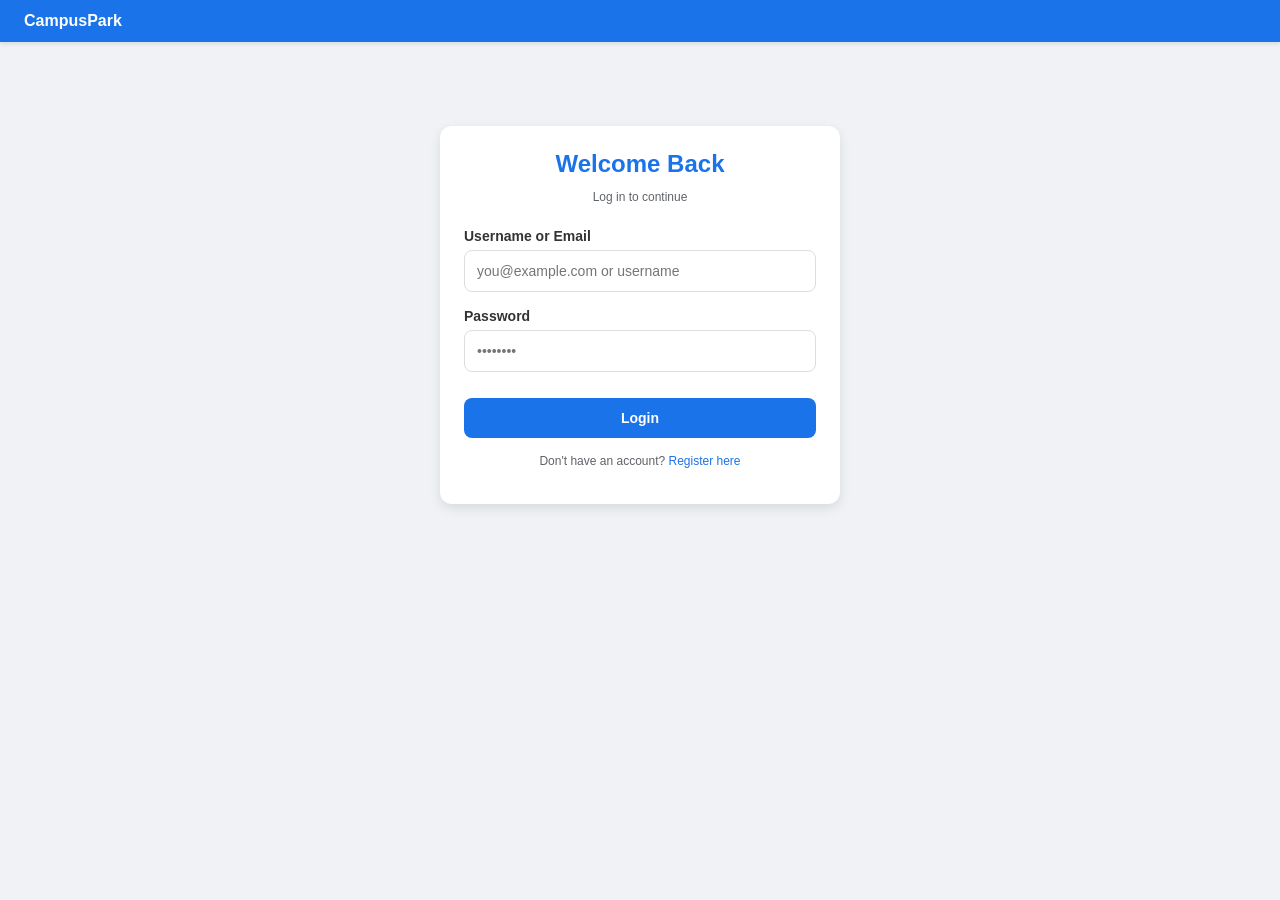
<file: campuspark/frontend/profile.html>
<!DOCTYPE html>
<html lang="en">
<head>
    <meta charset="UTF-8">
    <meta name="viewport" content="width=device-width, initial-scale=1.0">
    <title>My Profile - CampusPark</title>
    <link rel="stylesheet" href="css/main.css">
    <style>
        .profile-card {
            background: white;
            padding: 2rem;
            border-radius: 12px;
            box-shadow: 0 4px 6px rgba(0,0,0,0.1);
            max-width: 500px;
            margin: 2rem auto;
        }
        .stats-grid {
            display: grid;
            grid-template-columns: 1fr 1fr;
            gap: 1.5rem;
            margin-top: 2rem;
        }
        .stat-item {
            text-align: center;
            padding: 1rem;
            background: #f8f9fa;
            border-radius: 8px;
        }
        .stat-value {
            font-size: 1.5rem;
            font-weight: bold;
            color: #2c3e50;
        }
        .stat-label {
            font-size: 0.875rem;
            color: #7f8c8d;
            text-transform: uppercase;
        }
        .ban-warning {
            background: #fee2e2;
            color: #b91c1c;
            padding: 1rem;
            border-radius: 8px;
            margin-bottom: 1.5rem;
            display: none;
            font-weight: 500;
        }
    </style>
</head>
<body>
    <header>
        <nav>
            <button onclick="location.href='index.html'" class="nav-btn">Home</button>
            <button id="logoutBtn" style="background: rgba(234, 67, 53, 0.9);">Logout</button>
        </nav>
    </header>

    <main>
        <div class="profile-card">
            <h1>Driver Profile</h1>
            <div id="banWarning" class="ban-warning">
                Warning: Your account is currently under review or banned.
            </div>
            
            <div class="user-info">
                <h2 id="displayName">Loading...</h2>
                <p id="displayEmail"></p>
                <p id="displayVehicle"></p>
            </div>

            <div class="stats-grid">
                <div class="stat-item">
                    <div id="ratingVal" class="stat-value">--</div>
                    <div class="stat-label">Rating</div>
                </div>
                <div class="stat-item">
                    <div id="tokenVal" class="stat-value">--</div>
                    <div class="stat-label">Total Tokens</div>
                </div>
                <div class="stat-item">
                    <div id="rankVal" class="stat-value">--</div>
                    <div class="stat-label">Driver Rank</div>
                </div>
                <div class="stat-item">
                    <div id="levelVal" class="stat-value">--</div>
                    <div class="stat-label">Experience Level</div>
                </div>
            </div>
        </div>
    </main>

    <script type="module">
        import { apiGet, API_BASE } from './js/api.js';
        
        async function loadProfile() {
            try {
                const data = await apiGet('/auth/me.php');
                const user = data.user;

                document.getElementById('displayName').textContent = user.username;
                document.getElementById('displayEmail').textContent = user.email;
                document.getElementById('displayVehicle').textContent = `${user.vehicle_make} (${user.vehicle_plate})`;
                
                document.getElementById('ratingVal').textContent = user.rating.toFixed(1) + " / 5.0";
                document.getElementById('tokenVal').textContent = user.tokens;
                document.getElementById('rankVal').textContent = `#${user.rank} / ${user.total_users}`;
                document.getElementById('levelVal').textContent = user.level;

                if (user.is_banned) {
                    document.getElementById('banWarning').style.display = 'block';
                }

                if (user.tokens <= -150) {
                  document.getElementById('tokenVal').style.color = 'red';
                }
            } catch (err) {
                console.error(err);
                window.location.href = 'login.html';
            }
        }

        document.getElementById('logoutBtn').onclick = async () => {
            await fetch(`${API_BASE}/auth/logout.php`, { credentials: "include" });
            window.location.href = 'login.html';
        };

        loadProfile();
    </script>
</body>
</html>
</file>
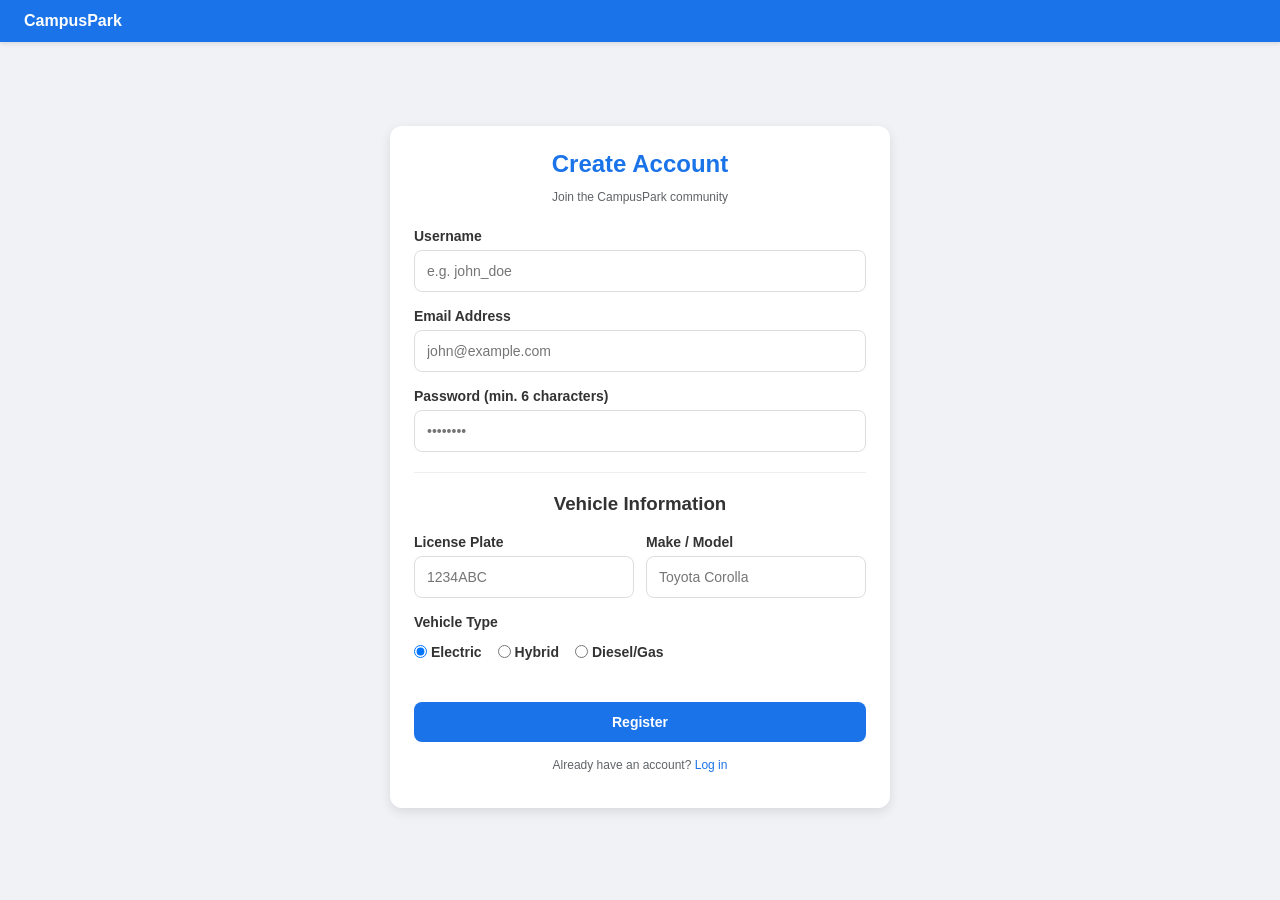
<file: campuspark/frontend/register.html>
<!doctype html>
<html lang="en">
<head>
  <meta charset="utf-8" />
  <meta name="viewport" content="width=device-width, initial-scale=1.0" />
  <title>Register - CampusPark</title>
  <link rel="stylesheet" href="./css/main.css" />
</head>
<body>
<header>
  <div><b>CampusPark</b></div>
</header>

<main>
  <div class="auth-container" style="max-width: 500px;">
    <div class="card">
      <div class="auth-header">
        <h2>Create Account</h2>
        <p class="small">Join the CampusPark community</p>
      </div>

      <div id="authMsg" class="error-msg hidden"></div>

      <div class="form-group">
        <label for="regUser">Username</label>
        <input id="regUser" placeholder="e.g. john_doe" />
      </div>

      <div class="form-group">
        <label for="regEmail">Email Address</label>
        <input id="regEmail" placeholder="john@example.com" type="email" />
      </div>

      <div class="form-group">
        <label for="regPass">Password (min. 6 characters)</label>
        <input id="regPass" placeholder="••••••••" type="password" />
      </div>

      <hr style="margin: 20px 0; border: 0; border-top: 1px solid #eee;" />
      
      <div class="auth-header" style="margin-bottom: 16px;">
        <h3>Vehicle Information</h3>
      </div>

      <div class="row">
        <div class="form-group">
          <label for="regPlate">License Plate</label>
          <input id="regPlate" placeholder="1234ABC" />
        </div>
        <div class="form-group">
          <label for="regMake">Make / Model</label>
          <input id="regMake" placeholder="Toyota Corolla" />
        </div>
      </div>

      <div class="form-group">
        <label>Vehicle Type</label>
        <div class="radio-group">
          <label class="radio-option">
            <input type="radio" name="regVehicleType" value="ELECTRIC" checked />
            Electric
          </label>
          <label class="radio-option">
            <input type="radio" name="regVehicleType" value="HYBRID" />
            Hybrid
          </label>
          <label class="radio-option">
            <input type="radio" name="regVehicleType" value="DIESEL_GAS" />
            Diesel/Gas
          </label>
        </div>
      </div>

      <button id="regBtn" style="width: 100%; margin-top: 20px;">Register</button>

      <div class="text-center mt-4">
        <p class="small">Already have an account? <a href="login.html">Log in</a></p>
      </div>
    </div>
  </div>
</main>

<script type="module">
  import { register, me } from "./js/auth.js?v=2";

  const authMsg = document.getElementById("authMsg");
  const regBtn = document.getElementById("regBtn");

  async function checkSession() {
    try {
      await me();
      window.location.href = "index.html";
    } catch (e) {
      // Not logged in
    }
  }

  regBtn.onclick = async () => {
    const username = document.getElementById("regUser").value.trim();
    const email = document.getElementById("regEmail").value.trim();
    const password = document.getElementById("regPass").value;
    const vehicle_plate = document.getElementById("regPlate").value.trim();
    const vehicle_make = document.getElementById("regMake").value.trim();
    const vehicle_type = document.querySelector('input[name="regVehicleType"]:checked')?.value;

    console.log("Register button clicked. Values:", {
      username, email, password, vehicle_plate, vehicle_make, vehicle_type
    });

    if (!username || !email || !password || !vehicle_plate || !vehicle_make) {
      authMsg.textContent = "All fields are required.";
      authMsg.classList.remove("hidden");
      return;
    }

    if (password.length < 6) {
      authMsg.textContent = "Password must be at least 6 characters long.";
      authMsg.classList.remove("hidden");
      return;
    }

    authMsg.classList.add("hidden");
    regBtn.disabled = true;
    regBtn.textContent = "Creating account...";

    try {
      await register(username, email, password, vehicle_plate, vehicle_make, vehicle_type);
      window.location.href = "index.html";
    } catch (e) {
      console.error("Registration error:", e);
      authMsg.textContent = e.message;
      authMsg.classList.remove("hidden");
      regBtn.disabled = false;
      regBtn.textContent = "Register";
    }
  };

  checkSession();
</script>
</body>
</html>
</file>
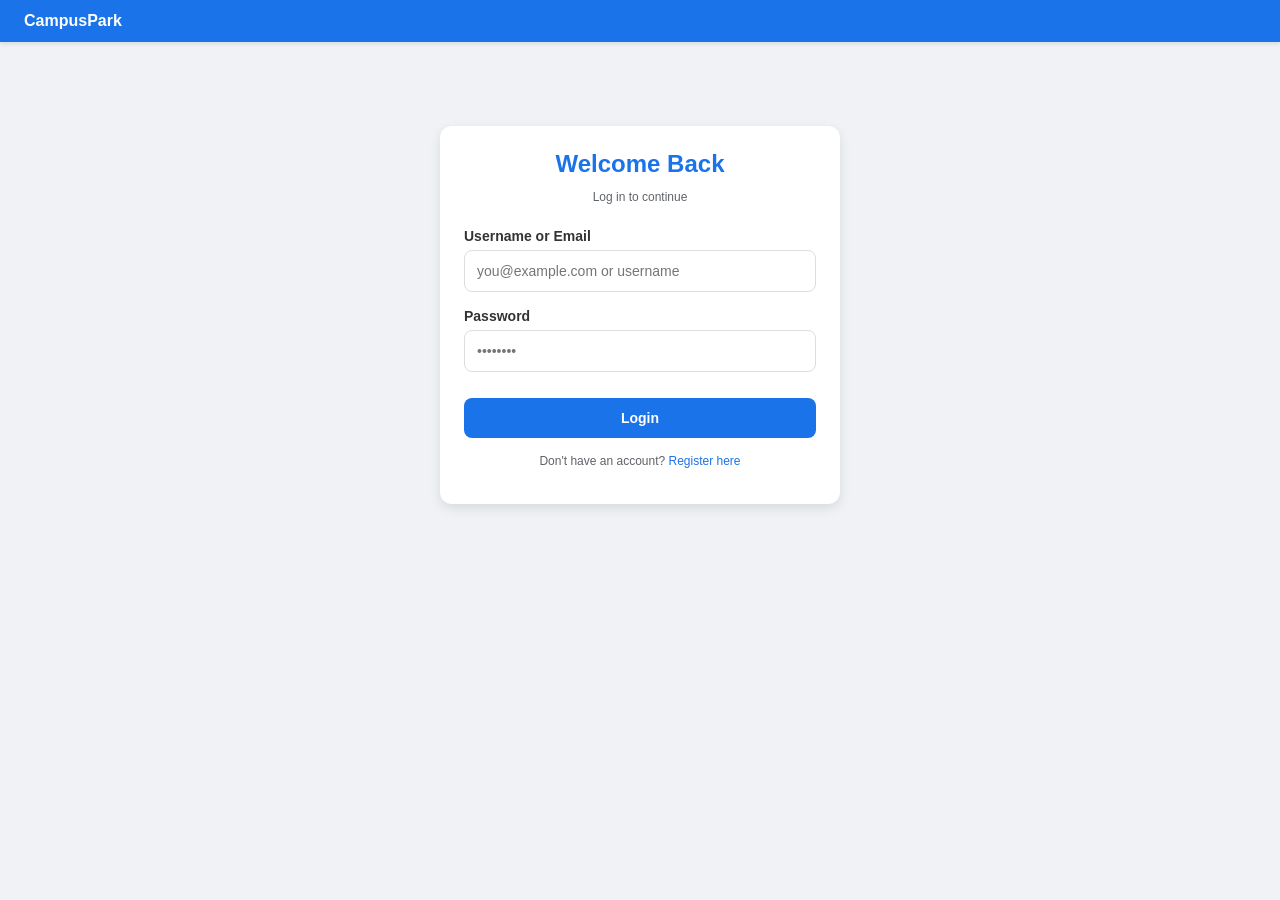
<file: campuspark/frontend/report.html>
<!doctype html>
<html lang="en">
<head>
  <meta charset="utf-8" />
  <meta name="viewport" content="width=device-width, initial-scale=1.0" />
  <title>CampusPark - File a Report</title>
  <link rel="stylesheet" href="./css/main.css" />
  <style>
    main { max-width: 560px; }

    .report-header {
      display: flex;
      align-items: center;
      gap: 1rem;
      margin-bottom: 1.5rem;
    }
    .report-header h2 { margin: 0; color: #2c3e50; }
    .report-header p  { margin: 2px 0 0; font-size: 0.85rem; color: #5f6368; }

    .spot-badge {
      display: inline-flex;
      align-items: center;
      gap: 6px;
      background: #e8f0fe;
      color: #1a73e8;
      border: 1px solid #c5d8fc;
      border-radius: 8px;
      padding: 6px 12px;
      font-size: 0.85rem;
      font-weight: 600;
      margin-bottom: 1.5rem;
    }

    .existing-report-box {
      background: #fef9ec;
      border: 1px solid #f5c842;
      border-radius: 10px;
      padding: 1rem 1.25rem;
      margin-bottom: 1.5rem;
    }
    .existing-report-box h4 {
      margin: 0 0 0.4rem 0;
      color: #92400e;
      font-size: 0.9rem;
      text-transform: uppercase;
      letter-spacing: 0.04em;
    }
    .existing-report-box p { margin: 0.2rem 0; font-size: 0.875rem; color: #555; }
    .existing-report-box .tag {
      display: inline-block;
      padding: 2px 8px;
      border-radius: 4px;
      font-size: 0.75rem;
      font-weight: bold;
      background: #fee2e2;
      color: #b91c1c;
    }

    .image-drop {
      border: 2px dashed #d1d5db;
      border-radius: 10px;
      padding: 1.25rem;
      text-align: center;
      cursor: pointer;
      transition: border-color 0.2s, background 0.2s;
      position: relative;
    }
    .image-drop:hover, .image-drop.dragover {
      border-color: #1a73e8;
      background: #f0f4ff;
    }
    .image-drop input[type="file"] {
      position: absolute;
      inset: 0;
      opacity: 0;
      cursor: pointer;
      width: 100%;
      height: 100%;
      border: none;
      padding: 0;
    }
    .image-drop .drop-label { pointer-events: none; color: #5f6368; font-size: 0.875rem; }
    .image-drop .drop-label span { color: #1a73e8; font-weight: 600; }

    #imagePreview {
      margin-top: 0.75rem;
      border-radius: 8px;
      max-height: 180px;
      width: 100%;
      object-fit: cover;
      display: none;
      border: 1px solid #e5e7eb;
    }
    #clearImage {
      display: none;
      margin-top: 0.4rem;
      background: none;
      border: none;
      color: #d93025;
      font-size: 0.8rem;
      cursor: pointer;
      padding: 0;
      font-weight: 600;
    }

    .form-actions { display: flex; gap: 10px; margin-top: 1.5rem; }
    .form-actions button { flex: 1; padding: 14px; font-size: 0.95rem; }

    .result-box {
      display: none;
      border-radius: 10px;
      padding: 1rem 1.25rem;
      margin-top: 1rem;
      font-size: 0.9rem;
      font-weight: 500;
    }
    .result-box.success { background: #e6f4ea; color: #1e8e3e; border: 1px solid #ceead6; }
    .result-box.error   { background: #fce8e6; color: #d93025; border: 1px solid #fad2cf; }

    .divider {
      display: flex;
      align-items: center;
      gap: 0.75rem;
      margin: 1.5rem 0;
      color: #9ca3af;
      font-size: 0.8rem;
    }
    .divider::before, .divider::after {
      content: '';
      flex: 1;
      border-top: 1px solid #e5e7eb;
    }
  </style>
</head>
<body>
<header>
  <div style="display:flex; flex-direction:column;">
    <b>CampusPark</b>
    <div id="topUser" class="small" style="color:rgba(255,255,255,0.8); font-weight:normal;"></div>
  </div>
  <nav>
    <button type="button" id="backBtn" class="nav-btn">Back to Map</button>
    <button id="logoutBtnHeader" type="button" style="background:rgba(234,67,53,0.9);">Logout</button>
  </nav>
</header>

<main>
  <div class="card">
    <div class="report-header">
      <div>
        <h2>File a Report</h2>
        <p>Report a parking violation at this spot.</p>
      </div>
    </div>

    <div class="spot-badge">
      📍 Spot <span id="spotLabel">--</span>
    </div>

    <!-- Shown to enforcers when an existing report with no image is found -->
    <div id="existingSection" style="display:none;">
      <div class="existing-report-box">
        <h4>Existing report on this spot</h4>
        <p><strong>Filed by:</strong> <span id="existReporter">--</span></p>
        <p><strong>Type:</strong> <span id="existType">--</span></p>
        <p id="existNoteWrap"><strong>Note:</strong> <span id="existNote">--</span></p>
        <p><strong>Filed at:</strong> <span id="existTime">--</span></p>
      </div>

      <div class="form-group">
        <label>Add photo evidence to this report <span style="font-weight:400; color:#5f6368;">(max 5 MB)</span></label>
        <div class="image-drop" id="imageDrop">
          <input type="file" id="image" accept="image/jpeg,image/png,image/webp,image/gif" />
          <div class="drop-label">
            <div style="font-size:1.5rem; margin-bottom:0.25rem;">📷</div>
            <p style="margin:0;"><span>Browse</span> or drag &amp; drop an image here</p>
            <p style="margin:4px 0 0; font-size:0.75rem;">JPEG · PNG · WebP · GIF</p>
          </div>
        </div>
        <img id="imagePreview" alt="Preview" />
        <button type="button" id="clearImage">Remove image</button>
      </div>

      <div class="form-actions">
        <button id="addImageBtn" style="background:#e65c00;">Add Evidence</button>
      </div>

      <div class="divider">or file a new report instead</div>
    </div>

    <!-- Standard report form (always shown; for enforcers it's the secondary option) -->
    <div id="newReportSection">
      <div class="form-group">
        <label for="type">Violation type</label>
        <select id="type">
          <option value="POORLY_PARKED">Poorly parked (-5 tokens)</option>
          <option value="DID_NOT_CLAIM">Did not claim (≥4 reports → -15 tokens)</option>
          <option value="DISRESPECTFUL_DRIVER">Disrespectful driver (-10 tokens)</option>
          <option value="EXCEEDS_TIME_LIMIT">Exceeds time limit (-10 tokens)</option>
          <option value="BLOCKING_SPOT">Blocking another spot (-10 tokens)</option>
          <option value="PARKED_OVER_LINE">Parked over line (-10 tokens)</option>
          <option value="UNAUTHORIZED_PARKING">Unauthorized parking (-10 tokens)</option>
          <option value="ABANDONED_VEHICLE">Abandoned vehicle (-10 tokens)</option>
          <option value="OTHER">Other (-10 tokens)</option>
        </select>
      </div>

      <div class="form-group">
        <label for="note">Note <span style="font-weight:400; color:#5f6368;">(optional)</span></label>
        <textarea id="note" rows="3" placeholder="Describe the issue in more detail..." style="resize:vertical;"></textarea>
      </div>

      <!-- Shown only to enforcers/admins when filing a new report -->
      <div id="newImageWrap" class="form-group hidden">
        <label>Evidence photo <span style="font-weight:400; color:#5f6368;">(optional — max 5 MB)</span></label>
        <div class="image-drop" id="newImageDrop">
          <input type="file" id="newImage" accept="image/jpeg,image/png,image/webp,image/gif" />
          <div class="drop-label">
            <div style="font-size:1.5rem; margin-bottom:0.25rem;">📷</div>
            <p style="margin:0;"><span>Browse</span> or drag &amp; drop an image here</p>
            <p style="margin:4px 0 0; font-size:0.75rem;">JPEG · PNG · WebP · GIF</p>
          </div>
        </div>
        <img id="newImagePreview" alt="Preview" style="margin-top:0.75rem; border-radius:8px; max-height:180px; width:100%; object-fit:cover; display:none; border:1px solid #e5e7eb;" />
        <button type="button" id="newClearImage" style="display:none; margin-top:0.4rem; background:none; border:none; color:#d93025; font-size:0.8rem; cursor:pointer; padding:0; font-weight:600;">Remove image</button>
      </div>

      <div class="form-actions">
        <button id="sendBtn" style="background:#d93025;">Send Report</button>
        <button id="cancelBtn" class="secondary">Cancel</button>
      </div>
    </div>

    <div id="resultBox" class="result-box"></div>
  </div>
</main>

<script type="module">
  import { me, logout } from "./js/auth.js";
  import { fileReport }  from "./js/report.js";

  const API_BASE = "/campuspark/backend/api";
  const url      = new URL(location.href);
  const spotId   = Number(url.searchParams.get("spot_id") || "0");
  const lotId    = Number(url.searchParams.get("lot_id")  || "0");

  let userRole    = "STUDENT";
  let existingId  = null; // report_id of the existing report (for add-image flow)

  document.getElementById("spotLabel").textContent = spotId || "?";

  function showResult(text, ok) {
    const box = document.getElementById("resultBox");
    box.textContent   = text;
    box.className     = "result-box " + (ok ? "success" : "error");
    box.style.display = "block";
  }

  // Image preview (used in the add-evidence section)
  const imageInput   = document.getElementById("image");
  const imagePreview = document.getElementById("imagePreview");
  const clearBtn     = document.getElementById("clearImage");
  const imageDrop    = document.getElementById("imageDrop");

  imageInput.addEventListener("change", () => {
    const file = imageInput.files[0];
    if (!file) return;
    imagePreview.src           = URL.createObjectURL(file);
    imagePreview.style.display = "block";
    clearBtn.style.display     = "block";
  });

  clearBtn.addEventListener("click", () => {
    imageInput.value           = "";
    imagePreview.style.display = "none";
    clearBtn.style.display     = "none";
    URL.revokeObjectURL(imagePreview.src);
  });

  imageDrop.addEventListener("dragover",  e => { e.preventDefault(); imageDrop.classList.add("dragover"); });
  imageDrop.addEventListener("dragleave", () => imageDrop.classList.remove("dragover"));
  imageDrop.addEventListener("drop",      e => { e.preventDefault(); imageDrop.classList.remove("dragover"); });

  // New-report image preview (enforcer only)
  const newImageInput   = document.getElementById("newImage");
  const newImagePreview = document.getElementById("newImagePreview");
  const newClearBtn     = document.getElementById("newClearImage");
  const newImageDrop    = document.getElementById("newImageDrop");

  newImageInput.addEventListener("change", () => {
    const file = newImageInput.files[0];
    if (!file) return;
    newImagePreview.src           = URL.createObjectURL(file);
    newImagePreview.style.display = "block";
    newClearBtn.style.display     = "block";
  });
  newClearBtn.addEventListener("click", () => {
    newImageInput.value           = "";
    newImagePreview.style.display = "none";
    newClearBtn.style.display     = "none";
    URL.revokeObjectURL(newImagePreview.src);
  });
  newImageDrop.addEventListener("dragover",  e => { e.preventDefault(); newImageDrop.classList.add("dragover"); });
  newImageDrop.addEventListener("dragleave", () => newImageDrop.classList.remove("dragover"));
  newImageDrop.addEventListener("drop",      e => { e.preventDefault(); newImageDrop.classList.remove("dragover"); });

  async function boot() {
    const u  = await me();
    userRole = u.user.role;
    document.getElementById("topUser").textContent =
      `Logged in as ${u.user.username} (${u.user.tokens} tokens)`;

    if (userRole === "ENFORCER" || userRole === "ADMIN") {
      document.getElementById("newImageWrap").classList.remove("hidden");

      // Check for an existing imageless report on this spot
      const res = await fetch(`${API_BASE}/reports/spot_report.php?spot_id=${spotId}`, {
        credentials: "include",
      });
      const data = await res.json();
      if (data.ok && data.report) {
        existingId = data.report.id;
        document.getElementById("existReporter").textContent =
          `${data.report.reporter_name} (${data.report.reporter_role})`;
        document.getElementById("existType").textContent =
          data.report.type.replace(/_/g, " ");
        if (data.report.note) {
          document.getElementById("existNote").textContent = data.report.note;
        } else {
          document.getElementById("existNoteWrap").style.display = "none";
        }
        document.getElementById("existTime").textContent =
          new Date(data.report.created_at).toLocaleString();
        document.getElementById("existingSection").style.display = "block";
      }
    }
  }

  // Add evidence to existing report
  document.getElementById("addImageBtn").addEventListener("click", async () => {
    document.getElementById("resultBox").style.display = "none";
    const image = imageInput.files[0];
    if (!image) { showResult("Please select an image to attach.", false); return; }

    const btn = document.getElementById("addImageBtn");
    btn.disabled = true; btn.textContent = "Uploading...";

    try {
      const form = new FormData();
      form.append("report_id", existingId);
      form.append("image", image);

      const r    = await fetch(`${API_BASE}/reports/add_image.php`, {
        method: "POST", credentials: "include", body: form,
      });
      const data = await r.json();
      if (!data.ok) throw new Error(data.error || "Request failed");

      showResult("Evidence photo added to the existing report.", true);
      clearBtn.click();
    } catch (e) {
      showResult(e.message, false);
    } finally {
      btn.disabled = false; btn.textContent = "Add Evidence";
    }
  });

  // File a new report
  document.getElementById("sendBtn").addEventListener("click", async () => {
    document.getElementById("resultBox").style.display = "none";
    const type  = document.getElementById("type").value;
    const note  = document.getElementById("note").value.trim();
    const image = newImageInput.files[0];
    const btn   = document.getElementById("sendBtn");
    btn.disabled = true; btn.textContent = "Sending...";

    try {
      let res;
      if (userRole === "ENFORCER" || userRole === "ADMIN") {
        const form = new FormData();
        form.append("spot_id", spotId);
        form.append("type", type);
        if (note)  form.append("note", note);
        if (image) form.append("image", image);
        const r    = await fetch(`${API_BASE}/reports/create.php`, {
          method: "POST", credentials: "include", body: form,
        });
        const data = await r.json();
        if (!data.ok) throw new Error(data.error || "Request failed");
        res = data;
      } else {
        res = await fileReport(spotId, type, note || null);
      }
      const target = res.reported_user_id ? `User #${res.reported_user_id}` : "no specific user";
      showResult(`Report submitted. Penalty applied to: ${target}.`, true);
      document.getElementById("note").value = "";
      newClearBtn.click();
    } catch (e) {
      showResult(e.message, false);
    } finally {
      btn.disabled = false; btn.textContent = "Send Report";
    }
  });

  document.getElementById("cancelBtn").addEventListener("click", () => {
    location.href = `lot.html?lot_id=${encodeURIComponent(lotId)}`;
  });
  document.getElementById("backBtn").addEventListener("click", () => {
    location.href = `lot.html?lot_id=${encodeURIComponent(lotId)}`;
  });
  document.getElementById("logoutBtnHeader").addEventListener("click", async () => {
    await logout();
    window.location.href = "login.html";
  });

  boot().catch(() => location.href = "index.html");
</script>
</body>
</html>
</file>
<file: campuspark/frontend/css/main.css>
body { font-family: 'Segoe UI', Tahoma, Geneva, Verdana, sans-serif; margin: 0; padding: 0; background: #f0f2f5; color: #333; }
header { background: #1a73e8; color: white; padding: 12px 24px; display: flex; justify-content: space-between; align-items: center; box-shadow: 0 2px 4px rgba(0,0,0,0.1); }
main { padding: 24px; max-width: 1100px; margin: 0 auto; }
.card { background: white; border-radius: 12px; padding: 24px; margin-bottom: 20px; box-shadow: 0 4px 12px rgba(0,0,0,0.1); }
.auth-container { max-width: 400px; margin: 60px auto; }
.auth-header { text-align: center; margin-bottom: 24px; }
.auth-header h2 { margin: 0; color: #1a73e8; }
.form-group { margin-bottom: 16px; display: flex; flex-direction: column; }
.form-group label { margin-bottom: 6px; font-weight: 600; font-size: 14px; }
.row { display: flex; gap: 12px; flex-wrap: wrap; }
.row > * { flex: 1; }
input, select, button, textarea { padding: 12px; border-radius: 8px; border: 1px solid #ddd; font-size: 14px; transition: border-color 0.2s; }
input:focus { outline: none; border-color: #1a73e8; }
button { cursor: pointer; border: 0; background: #1a73e8; color: white; font-weight: 600; transition: background 0.2s; }
button:hover { background: #1557b0; }
button.secondary { background: #eaecf0; color: #3c4043; }
button.secondary:hover { background: #dadce0; }

a { text-decoration: none; color: #1a73e8; }
a:hover { text-decoration: underline; }

.nav-btn {
  display: inline-block;
  padding: 8px 18px;
  border-radius: 8px;
  background: rgba(255, 255, 255, 0.15) !important;
  color: white !important;
  text-decoration: none !important;
  font-weight: 600;
  font-size: 14px;
  transition: all 0.2s ease;
  border: 1px solid rgba(255, 255, 255, 0.4);
  box-shadow: 0 1px 2px rgba(0,0,0,0.1);
  cursor: pointer;
}

.nav-btn:hover {
  background: rgba(255, 255, 255, 0.3) !important;
  text-decoration: none !important;
  transform: translateY(-1px);
  box-shadow: 0 4px 6px rgba(0,0,0,0.15);
}

.nav-btn.active {
  background: white !important;
  color: #1a73e8 !important;
  border-color: white;
  box-shadow: 0 2px 4px rgba(0,0,0,0.2);
}

.nav-btn:active {
  transform: translateY(0);
}

header nav {
  display: flex;
  gap: 10px;
  align-items: center;
}

.small { font-size: 12px; color: #5f6368; }
.text-center { text-align: center; }
.mt-4 { margin-top: 16px; }
.hidden { display: none !important; }
.error-msg { color: #d93025; background: #fce8e6; padding: 10px; border-radius: 8px; margin-bottom: 16px; font-size: 13px; border: 1px solid #fad2cf; }
.radio-group { display: flex; gap: 16px; margin-top: 8px; }
.radio-option { display: flex; align-items: center; gap: 4px; font-size: 14px; cursor: pointer; }
.radio-option input { width: auto; margin: 0; }

/* Modal Styles */
.modal-overlay {
  position: fixed;
  top: 0;
  left: 0;
  width: 100%;
  height: 100%;
  background: rgba(0, 0, 0, 0.5);
  display: flex;
  justify-content: center;
  align-items: center;
  z-index: 1000;
  opacity: 0;
  visibility: hidden;
  transition: all 0.3s ease;
}

.modal-overlay.active {
  opacity: 1;
  visibility: visible;
}

.modal-content {
  background: white;
  padding: 24px;
  border-radius: 12px;
  width: 90%;
  max-width: 450px;
  box-shadow: 0 10px 25px rgba(0,0,0,0.2);
  transform: translateY(-20px);
  transition: all 0.3s ease;
}

.modal-overlay.active .modal-content {
  transform: translateY(0);
}

.modal-header {
  display: flex;
  justify-content: space-between;
  align-items: center;
  margin-bottom: 16px;
  border-bottom: 1px solid #eee;
  padding-bottom: 12px;
}

.modal-header h3 {
  margin: 0;
  color: #1a73e8;
}

.modal-close {
  cursor: pointer;
  font-size: 24px;
  color: #666;
  line-height: 1;
}

.modal-body {
  margin-bottom: 20px;
}

.spot-details {
  background: #f8f9fa;
  padding: 12px;
  border-radius: 8px;
  margin-bottom: 16px;
}

.spot-details p {
  margin: 4px 0;
  font-size: 14px;
}

.modal-footer {
  display: flex;
  flex-direction: column;
  gap: 10px;
}

.modal-footer button {
  width: 100%;
}

.status-badge {
  display: inline-block;
  padding: 4px 10px;
  border-radius: 6px;
  font-size: 12px;
  font-weight: bold;
  text-transform: uppercase;
  border: 1px solid rgba(0,0,0,0.1);
}

.status-available { background: rgba(0, 220, 120, 1); color: #111; }
.status-occupied { background: rgba(240, 50, 50, 1); color: white; }
.status-reserved { background: #e8f0fe; color: #1a73e8; border-color: #1a73e8; }
.status-ev { background: #2563eb; color: white; border-color: #1e40af; }
.status-mine { background: #1a73e8; color: white; border: 2px solid #ffce00; }

/* Ban Alert Overlay */
.ban-overlay {
  position: fixed;
  top: 0;
  left: 0;
  width: 100%;
  height: 100%;
  background: rgba(0, 0, 0, 0.85);
  display: flex;
  justify-content: center;
  align-items: center;
  z-index: 9999;
  color: white;
  text-align: center;
  backdrop-filter: blur(5px);
}

.ban-box {
  background: #fff;
  color: #333;
  padding: 2.5rem;
  border-radius: 16px;
  max-width: 400px;
  box-shadow: 0 20px 50px rgba(0,0,0,0.5);
}

.ban-box h2 {
  color: #d93025;
  margin-top: 0;
}

.ban-box button {
  margin-top: 1.5rem;
  width: 100%;
  background: #d93025;
}
</file>
<file: campuspark/frontend/css/map.css>
#mapWrap { position: relative; width: 900px; max-width: 100%; }
#mapImg { width: 100%; border-radius: 10px; display: block; }
#spotsLayer { position: absolute; inset: 0; z-index: 5; }
.spot.reserved { background: #e8f0fe; color: #1a73e8; border-color: #1a73e8; }
.spot.mine { background: #1a73e8; color: white; border: 3px solid #ffce00; box-shadow: 0 0 10px rgba(26,115,232,0.5); }

.spot {
  position: absolute;
  width: 42px;
  height: 42px;
  border-radius: 10px;
  display: grid;
  place-items: center;
  font-weight: bold;
  color: #111;
  border: 2px solid rgba(0,0,0,.15);
  user-select: none;
  cursor: pointer;
  z-index: 10;
  transition: transform 0.1s;
}
.spot:hover {
  transform: scale(1.1);
  box-shadow: 0 4px 12px rgba(0,0,0,0.2);
}
.spot.free { background: rgba(0, 220, 120, .85); }
.spot.occ  { background: rgba(240, 50, 50, .85); color: white; }

.toolbar { display: flex; gap: 10px; flex-wrap: wrap; align-items: center; }

/* EV parking (blue column) */

.spot.ev {
  background: #2563eb;
  color: white;
  border: 2px solid #1e40af;
}

.spot.ev-occ {
  background: #1e3a8a;
  color: white;
  border: 2px solid #1e40af;
}

.spot.ev-reserved {
  background: #60a5fa;
  color: white;
  border: 2px solid #1e40af;
}
</file>
